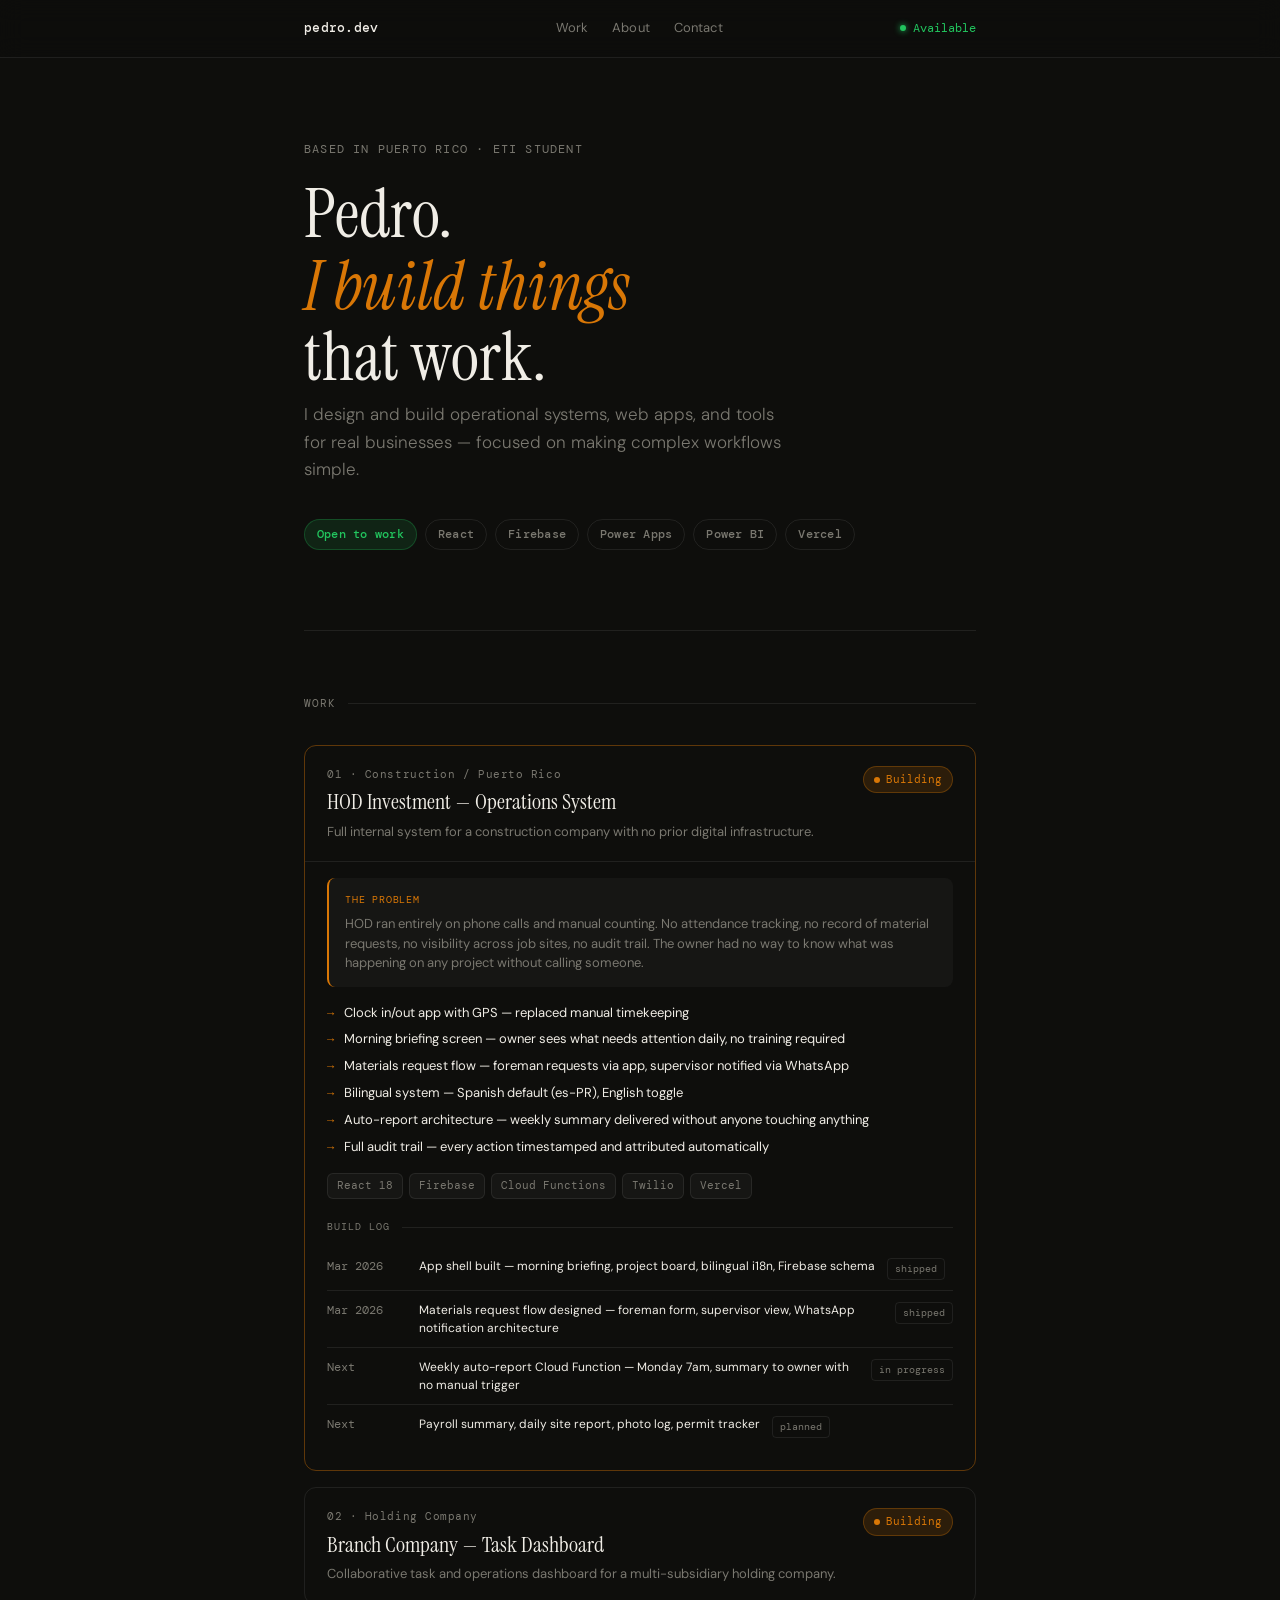
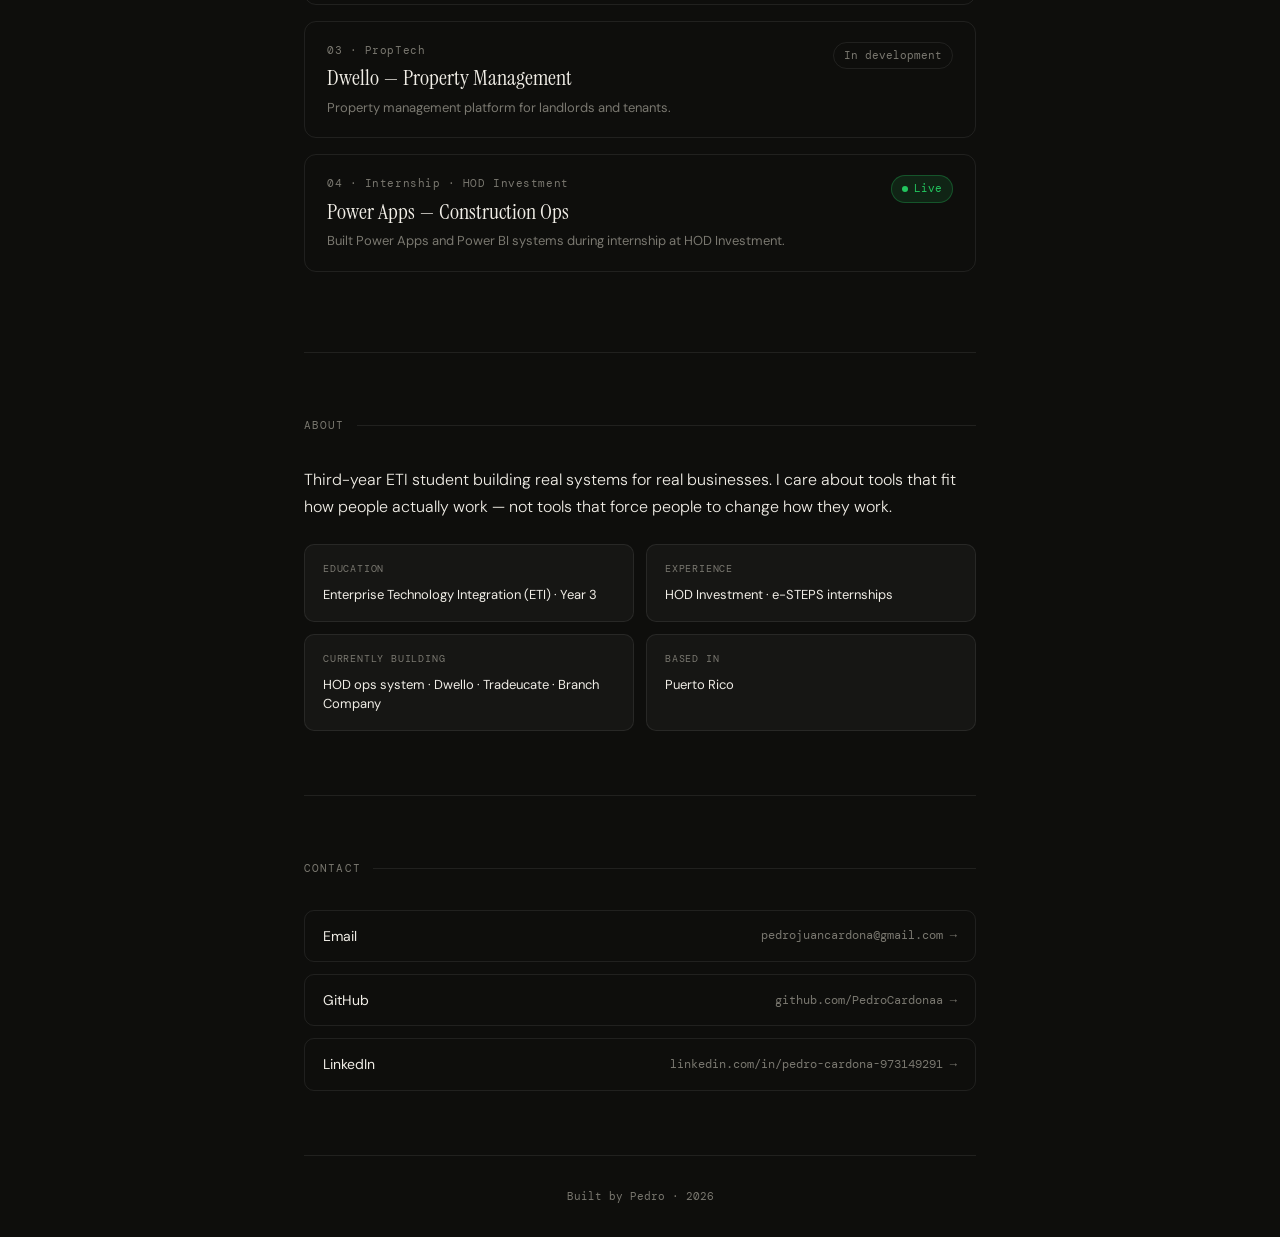
<file: portfolio.html>
<!DOCTYPE html>
<html lang="en">
<head>
<meta charset="UTF-8">
<meta name="viewport" content="width=device-width, initial-scale=1.0">
<title>Pedro — Builder</title>
<link rel="preconnect" href="https://fonts.googleapis.com">
<link href="https://fonts.googleapis.com/css2?family=Instrument+Serif:ital@0;1&family=DM+Mono:wght@400;500&family=DM+Sans:wght@300;400;500&display=swap" rel="stylesheet">
<style>
*, *::before, *::after { box-sizing: border-box; margin: 0; padding: 0; }

:root {
  --bg: #0E0E0C;
  --surface: #161614;
  --border: rgba(255,255,255,0.08);
  --border-hover: rgba(255,255,255,0.16);
  --text: #F0EDE6;
  --muted: #7A7870;
  --accent: #D97706;
  --accent-dim: rgba(217,119,6,0.15);
  --green: #22C55E;
  --green-dim: rgba(34,197,94,0.12);
  --serif: 'Instrument Serif', Georgia, serif;
  --mono: 'DM Mono', monospace;
  --sans: 'DM Sans', system-ui, sans-serif;
}

html { scroll-behavior: smooth; }

body {
  background: var(--bg);
  color: var(--text);
  font-family: var(--sans);
  font-size: 15px;
  line-height: 1.6;
  -webkit-font-smoothing: antialiased;
}

/* ── Layout ── */
.container { max-width: 720px; margin: 0 auto; padding: 0 24px; }

/* ── Nav ── */
nav {
  position: fixed; top: 0; left: 0; right: 0; z-index: 100;
  padding: 18px 0;
  background: rgba(14,14,12,0.85);
  backdrop-filter: blur(12px);
  border-bottom: 1px solid var(--border);
}
nav .inner {
  max-width: 720px; margin: 0 auto; padding: 0 24px;
  display: flex; align-items: center; justify-content: space-between;
}
.nav-logo {
  font-family: var(--mono); font-size: 13px; font-weight: 500;
  color: var(--text); text-decoration: none; letter-spacing: 0.02em;
}
.nav-links { display: flex; gap: 24px; }
.nav-links a {
  font-size: 13px; color: var(--muted); text-decoration: none;
  transition: color 0.15s; letter-spacing: 0.01em;
}
.nav-links a:hover { color: var(--text); }
.nav-status {
  display: flex; align-items: center; gap: 7px;
  font-size: 12px; color: var(--green);
  font-family: var(--mono);
}
.status-dot {
  width: 6px; height: 6px; border-radius: 50%;
  background: var(--green);
  box-shadow: 0 0 6px var(--green);
  animation: pulse 2s ease-in-out infinite;
}
@keyframes pulse { 0%,100%{opacity:1} 50%{opacity:0.4} }

/* ── Hero ── */
.hero {
  padding: 140px 0 80px;
  border-bottom: 1px solid var(--border);
}
.hero-eyebrow {
  font-family: var(--mono); font-size: 12px; color: var(--muted);
  letter-spacing: 0.1em; text-transform: uppercase; margin-bottom: 20px;
}
.hero-name {
  font-family: var(--serif); font-size: clamp(42px, 8vw, 68px);
  line-height: 1.05; color: var(--text); margin-bottom: 8px;
  font-weight: 400;
}
.hero-name em { color: var(--accent); font-style: italic; }
.hero-tagline {
  font-size: 17px; color: var(--muted); max-width: 480px;
  line-height: 1.6; margin-bottom: 36px; font-weight: 300;
}
.hero-tags { display: flex; flex-wrap: wrap; gap: 8px; }
.tag {
  padding: 5px 12px; border-radius: 20px; font-size: 12px;
  font-family: var(--mono); font-weight: 500; letter-spacing: 0.02em;
  border: 1px solid var(--border); color: var(--muted);
}
.tag-active {
  background: var(--green-dim); border-color: rgba(34,197,94,0.25);
  color: var(--green);
}

/* ── Section ── */
section { padding: 64px 0; border-bottom: 1px solid var(--border); }
.section-label {
  font-family: var(--mono); font-size: 11px; color: var(--muted);
  letter-spacing: 0.1em; text-transform: uppercase; margin-bottom: 32px;
  display: flex; align-items: center; gap: 12px;
}
.section-label::after {
  content: ''; flex: 1; height: 1px; background: var(--border);
}

/* ── Projects ── */
.project-card {
  border: 1px solid var(--border); border-radius: 12px;
  overflow: hidden; margin-bottom: 16px;
  transition: border-color 0.2s;
  cursor: pointer;
}
.project-card:hover { border-color: var(--border-hover); }
.project-card.active { border-color: rgba(217,119,6,0.4); }

.project-header {
  padding: 20px 22px;
  display: flex; align-items: flex-start; justify-content: space-between;
  gap: 16px;
}
.project-meta { flex: 1; }
.project-number {
  font-family: var(--mono); font-size: 11px; color: var(--muted);
  margin-bottom: 6px; letter-spacing: 0.05em;
}
.project-title {
  font-family: var(--serif); font-size: 22px; font-weight: 400;
  color: var(--text); margin-bottom: 6px; line-height: 1.2;
}
.project-desc { font-size: 13px; color: var(--muted); line-height: 1.5; }
.project-status {
  flex-shrink: 0; display: flex; align-items: center; gap: 6px;
  font-family: var(--mono); font-size: 11px; padding: 4px 10px;
  border-radius: 20px; border: 1px solid;
  white-space: nowrap;
}
.status-live {
  color: var(--green); border-color: rgba(34,197,94,0.3);
  background: var(--green-dim);
}
.status-building {
  color: var(--accent); border-color: rgba(217,119,6,0.3);
  background: var(--accent-dim);
}
.status-planned {
  color: var(--muted); border-color: var(--border);
}

.project-body {
  display: none; padding: 0 22px 22px;
  border-top: 1px solid var(--border);
}
.project-body.open { display: block; }

.project-problem {
  padding: 14px 16px; background: var(--surface); border-radius: 8px;
  margin: 16px 0; border-left: 2px solid var(--accent);
}
.problem-label {
  font-family: var(--mono); font-size: 10px; color: var(--accent);
  letter-spacing: 0.08em; text-transform: uppercase; margin-bottom: 6px;
}
.problem-text { font-size: 13px; color: var(--muted); line-height: 1.5; }

.built-list { display: flex; flex-direction: column; gap: 6px; margin: 12px 0; }
.built-item {
  display: flex; align-items: flex-start; gap: 10px;
  font-size: 13px; color: var(--text);
}
.built-item::before {
  content: '→'; color: var(--accent); font-family: var(--mono);
  font-size: 12px; margin-top: 1px; flex-shrink: 0;
}

.tech-row { display: flex; flex-wrap: wrap; gap: 6px; margin-top: 16px; }
.tech-chip {
  font-family: var(--mono); font-size: 11px; padding: 3px 9px;
  border-radius: 6px; border: 1px solid var(--border); color: var(--muted);
  background: var(--surface);
}

.log-entries { margin-top: 16px; }
.log-entry {
  display: flex; gap: 12px; padding: 10px 0;
  border-bottom: 1px solid var(--border); font-size: 12px;
}
.log-entry:last-child { border-bottom: none; }
.log-date { font-family: var(--mono); color: var(--muted); white-space: nowrap; min-width: 80px; }
.log-text { color: var(--text); line-height: 1.5; }
.log-tag {
  font-family: var(--mono); font-size: 10px; padding: 2px 7px;
  border-radius: 4px; border: 1px solid var(--border); color: var(--muted);
  white-space: nowrap; align-self: flex-start; margin-top: 1px;
}

/* ── About ── */
.about-grid { display: grid; grid-template-columns: 1fr 1fr; gap: 12px; }
.about-card {
  background: var(--surface); border: 1px solid var(--border);
  border-radius: 10px; padding: 16px 18px;
}
.about-card-label {
  font-family: var(--mono); font-size: 10px; color: var(--muted);
  letter-spacing: 0.08em; text-transform: uppercase; margin-bottom: 8px;
}
.about-card-value { font-size: 13px; color: var(--text); line-height: 1.5; }

/* ── Contact ── */
.contact-links { display: flex; flex-direction: column; gap: 12px; }
.contact-link {
  display: flex; align-items: center; justify-content: space-between;
  padding: 14px 18px; border: 1px solid var(--border); border-radius: 10px;
  text-decoration: none; color: var(--text);
  transition: border-color 0.15s, background 0.15s;
  font-size: 14px;
}
.contact-link:hover {
  border-color: var(--border-hover); background: var(--surface);
}
.contact-link-label { display: flex; align-items: center; gap: 10px; }
.contact-link-meta { font-size: 12px; color: var(--muted); font-family: var(--mono); }

/* ── Footer ── */
footer {
  padding: 32px 0; text-align: center;
  font-family: var(--mono); font-size: 11px; color: var(--muted);
}

@media (max-width: 600px) {
  .about-grid { grid-template-columns: 1fr; }
  .nav-links { display: none; }
  .hero-name { font-size: 38px; }
}
</style>
</head>
<body>

<nav>
  <div class="inner">
    <a class="nav-logo" href="#">pedro.dev</a>
    <div class="nav-links">
      <a href="#projects">Work</a>
      <a href="#about">About</a>
      <a href="#contact">Contact</a>
    </div>
    <div class="nav-status">
      <div class="status-dot"></div>
      Available
    </div>
  </div>
</nav>

<!-- Hero -->
<div class="container">
  <div class="hero">
    <div class="hero-eyebrow">Based in Puerto Rico · ETI student</div>
    <h1 class="hero-name">Pedro.<br><em>I build things</em><br>that work.</h1>
    <p class="hero-tagline">I design and build operational systems, web apps, and tools for real businesses — focused on making complex workflows simple.</p>
    <div class="hero-tags">
      <span class="tag tag-active">Open to work</span>
      <span class="tag">React</span>
      <span class="tag">Firebase</span>
      <span class="tag">Power Apps</span>
      <span class="tag">Power BI</span>
      <span class="tag">Vercel</span>
    </div>
  </div>
</div>

<!-- Projects -->
<div class="container">
  <section id="projects">
    <div class="section-label">Work</div>

    <!-- HOD -->
    <div class="project-card active" onclick="toggle('hod')">
      <div class="project-header">
        <div class="project-meta">
          <div class="project-number">01 · Construction / Puerto Rico</div>
          <div class="project-title">HOD Investment — Operations System</div>
          <div class="project-desc">Full internal system for a construction company with no prior digital infrastructure.</div>
        </div>
        <div class="project-status status-building">
          <span style="width:6px;height:6px;border-radius:50%;background:var(--accent);display:inline-block"></span>
          Building
        </div>
      </div>
      <div class="project-body open" id="body-hod">
        <div class="project-problem">
          <div class="problem-label">The problem</div>
          <div class="problem-text">HOD ran entirely on phone calls and manual counting. No attendance tracking, no record of material requests, no visibility across job sites, no audit trail. The owner had no way to know what was happening on any project without calling someone.</div>
        </div>
        <div class="built-list">
          <div class="built-item">Clock in/out app with GPS — replaced manual timekeeping</div>
          <div class="built-item">Morning briefing screen — owner sees what needs attention daily, no training required</div>
          <div class="built-item">Materials request flow — foreman requests via app, supervisor notified via WhatsApp</div>
          <div class="built-item">Bilingual system — Spanish default (es-PR), English toggle</div>
          <div class="built-item">Auto-report architecture — weekly summary delivered without anyone touching anything</div>
          <div class="built-item">Full audit trail — every action timestamped and attributed automatically</div>
        </div>
        <div class="tech-row">
          <span class="tech-chip">React 18</span>
          <span class="tech-chip">Firebase</span>
          <span class="tech-chip">Cloud Functions</span>
          <span class="tech-chip">Twilio</span>
          <span class="tech-chip">Vercel</span>
        </div>
        <div class="log-entries">
          <div class="section-label" style="margin:20px 0 12px;font-size:10px">Build log</div>
          <div class="log-entry">
            <div class="log-date">Mar 2026</div>
            <div class="log-text">App shell built — morning briefing, project board, bilingual i18n, Firebase schema</div>
            <div class="log-tag">shipped</div>
          </div>
          <div class="log-entry">
            <div class="log-date">Mar 2026</div>
            <div class="log-text">Materials request flow designed — foreman form, supervisor view, WhatsApp notification architecture</div>
            <div class="log-tag">shipped</div>
          </div>
          <div class="log-entry">
            <div class="log-date">Next</div>
            <div class="log-text">Weekly auto-report Cloud Function — Monday 7am, summary to owner with no manual trigger</div>
            <div class="log-tag">in progress</div>
          </div>
          <div class="log-entry">
            <div class="log-date">Next</div>
            <div class="log-text">Payroll summary, daily site report, photo log, permit tracker</div>
            <div class="log-tag">planned</div>
          </div>
        </div>
      </div>
    </div>

    <!-- Branch Company -->
    <div class="project-card" onclick="toggle('branch')">
      <div class="project-header">
        <div class="project-meta">
          <div class="project-number">02 · Holding Company</div>
          <div class="project-title">Branch Company — Task Dashboard</div>
          <div class="project-desc">Collaborative task and operations dashboard for a multi-subsidiary holding company.</div>
        </div>
        <div class="project-status status-building">
          <span style="width:6px;height:6px;border-radius:50%;background:var(--accent);display:inline-block"></span>
          Building
        </div>
      </div>
      <div class="project-body" id="body-branch">
        <div class="project-problem">
          <div class="problem-label">The problem</div>
          <div class="problem-text">A new holding company with subsidiaries in construction, entertainment, and management needed a shared workspace to coordinate tasks across entities without relying on scattered messages and emails.</div>
        </div>
        <div class="built-list">
          <div class="built-item">Real-time task board shared between founders</div>
          <div class="built-item">Cross-subsidiary task routing and visibility</div>
          <div class="built-item">Firebase realtime sync — changes appear instantly for both users</div>
        </div>
        <div class="tech-row">
          <span class="tech-chip">React</span>
          <span class="tech-chip">Firebase</span>
          <span class="tech-chip">GitHub</span>
          <span class="tech-chip">Vercel</span>
        </div>
      </div>
    </div>

    <!-- Dwello -->
    <div class="project-card" onclick="toggle('dwello')">
      <div class="project-header">
        <div class="project-meta">
          <div class="project-number">03 · PropTech</div>
          <div class="project-title">Dwello — Property Management</div>
          <div class="project-desc">Property management platform for landlords and tenants.</div>
        </div>
        <div class="project-status status-planned">
          In development
        </div>
      </div>
      <div class="project-body" id="body-dwello">
        <div class="project-problem">
          <div class="problem-label">The problem</div>
          <div class="problem-text">Mid-size landlords manage tenant communication, maintenance requests, lease tracking, and payment status across disconnected tools. Dwello consolidates this into one platform.</div>
        </div>
        <div class="built-list">
          <div class="built-item">Tenant communication portal</div>
          <div class="built-item">Maintenance request tracking</div>
          <div class="built-item">Lease and payment status dashboard</div>
        </div>
        <div class="tech-row">
          <span class="tech-chip">React</span>
          <span class="tech-chip">Firebase</span>
        </div>
      </div>
    </div>

    <!-- HOD Internship -->
    <div class="project-card" onclick="toggle('internship')">
      <div class="project-header">
        <div class="project-meta">
          <div class="project-number">04 · Internship · HOD Investment</div>
          <div class="project-title">Power Apps — Construction Ops</div>
          <div class="project-desc">Built Power Apps and Power BI systems during internship at HOD Investment.</div>
        </div>
        <div class="project-status status-live">
          <span style="width:6px;height:6px;border-radius:50%;background:var(--green);display:inline-block"></span>
          Live
        </div>
      </div>
      <div class="project-body" id="body-internship">
        <div class="project-problem">
          <div class="problem-label">The context</div>
          <div class="problem-text">During internship at HOD Investment, built internal tools to manage construction operations — giving the team their first experience with digital systems for tracking and reporting.</div>
        </div>
        <div class="built-list">
          <div class="built-item">Power Apps for field operations management</div>
          <div class="built-item">Power BI dashboards for reporting and visibility</div>
          <div class="built-item">Systems still in use — foundation for current HOD rebuild</div>
        </div>
        <div class="tech-row">
          <span class="tech-chip">Power Apps</span>
          <span class="tech-chip">Power BI</span>
          <span class="tech-chip">Microsoft 365</span>
        </div>
      </div>
    </div>

  </section>

  <!-- About -->
  <section id="about">
    <div class="section-label">About</div>
    <p style="font-size:16px;color:var(--text);line-height:1.7;margin-bottom:24px;font-weight:300">
      Third-year ETI student building real systems for real businesses. I care about tools that fit how people actually work — not tools that force people to change how they work.
    </p>
    <div class="about-grid">
      <div class="about-card">
        <div class="about-card-label">Education</div>
        <div class="about-card-value">Enterprise Technology Integration (ETI) · Year 3</div>
      </div>
      <div class="about-card">
        <div class="about-card-label">Experience</div>
        <div class="about-card-value">HOD Investment · e-STEPS internships</div>
      </div>
      <div class="about-card">
        <div class="about-card-label">Currently building</div>
        <div class="about-card-value">HOD ops system · Dwello · Tradeucate · Branch Company</div>
      </div>
      <div class="about-card">
        <div class="about-card-label">Based in</div>
        <div class="about-card-value">Puerto Rico</div>
      </div>
    </div>
  </section>

  <!-- Contact -->
  <section id="contact">
    <div class="section-label">Contact</div>
    <div class="contact-links">
      <a class="contact-link" href="mailto:pedrojuancardona@gmail.com">
        <div class="contact-link-label">Email</div>
        <div class="contact-link-meta">pedrojuancardona@gmail.com →</div>
      </a>
      <a class="contact-link" href="https://github.com/PedroCardonaa" target="_blank">
        <div class="contact-link-label">GitHub</div>
        <div class="contact-link-meta">github.com/PedroCardonaa →</div>
      </a>
      <a class="contact-link" href="https://www.linkedin.com/in/pedro-cardona-973149291" target="_blank">
        <div class="contact-link-label">LinkedIn</div>
        <div class="contact-link-meta">linkedin.com/in/pedro-cardona-973149291 →</div>
      </a>
    </div>
  </section>
</div>

<footer>
  <div class="container">
    Built by Pedro · <span id="year"></span>
  </div>
</footer>

<script>
document.getElementById('year').textContent = new Date().getFullYear();

function toggle(id) {
  const body = document.getElementById('body-' + id);
  const card = body.closest('.project-card');
  const isOpen = body.classList.contains('open');
  body.classList.toggle('open', !isOpen);
  card.classList.toggle('active', !isOpen);
}
</script>
</body>
</html>
</file>
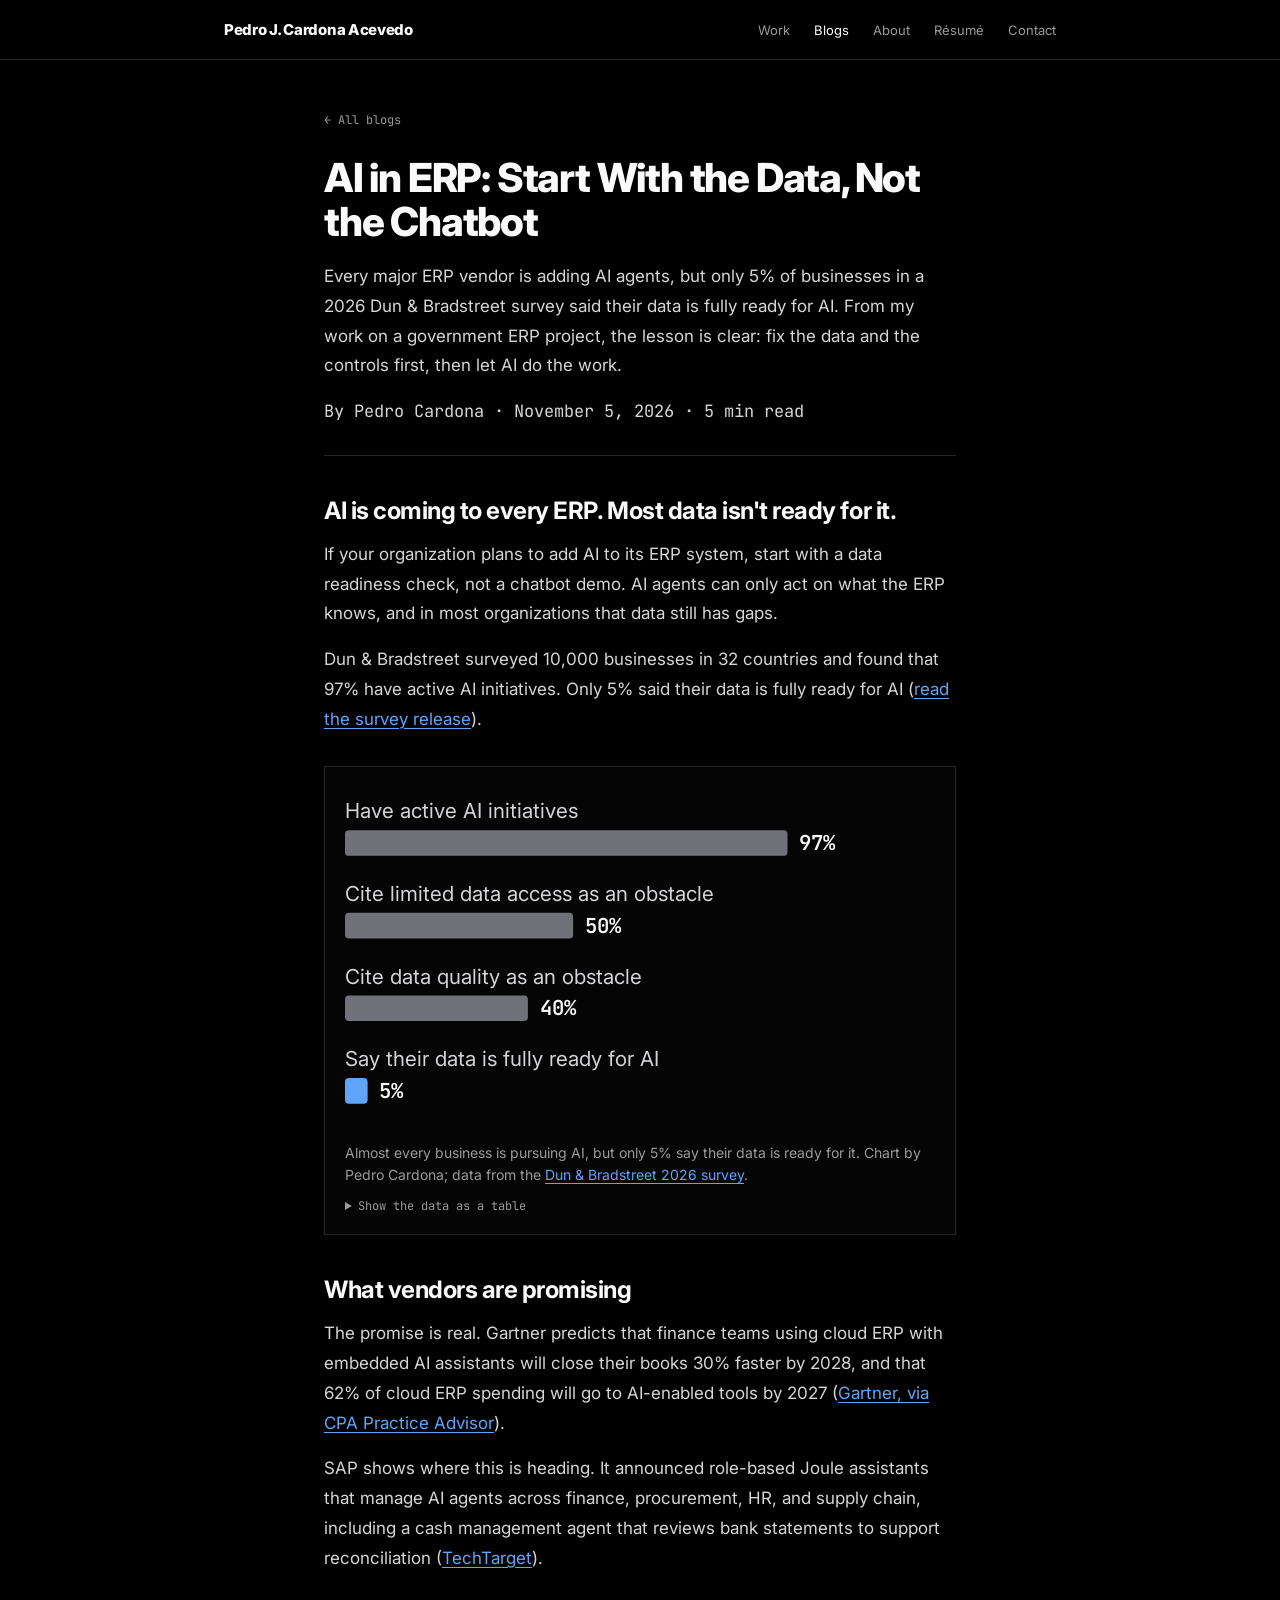
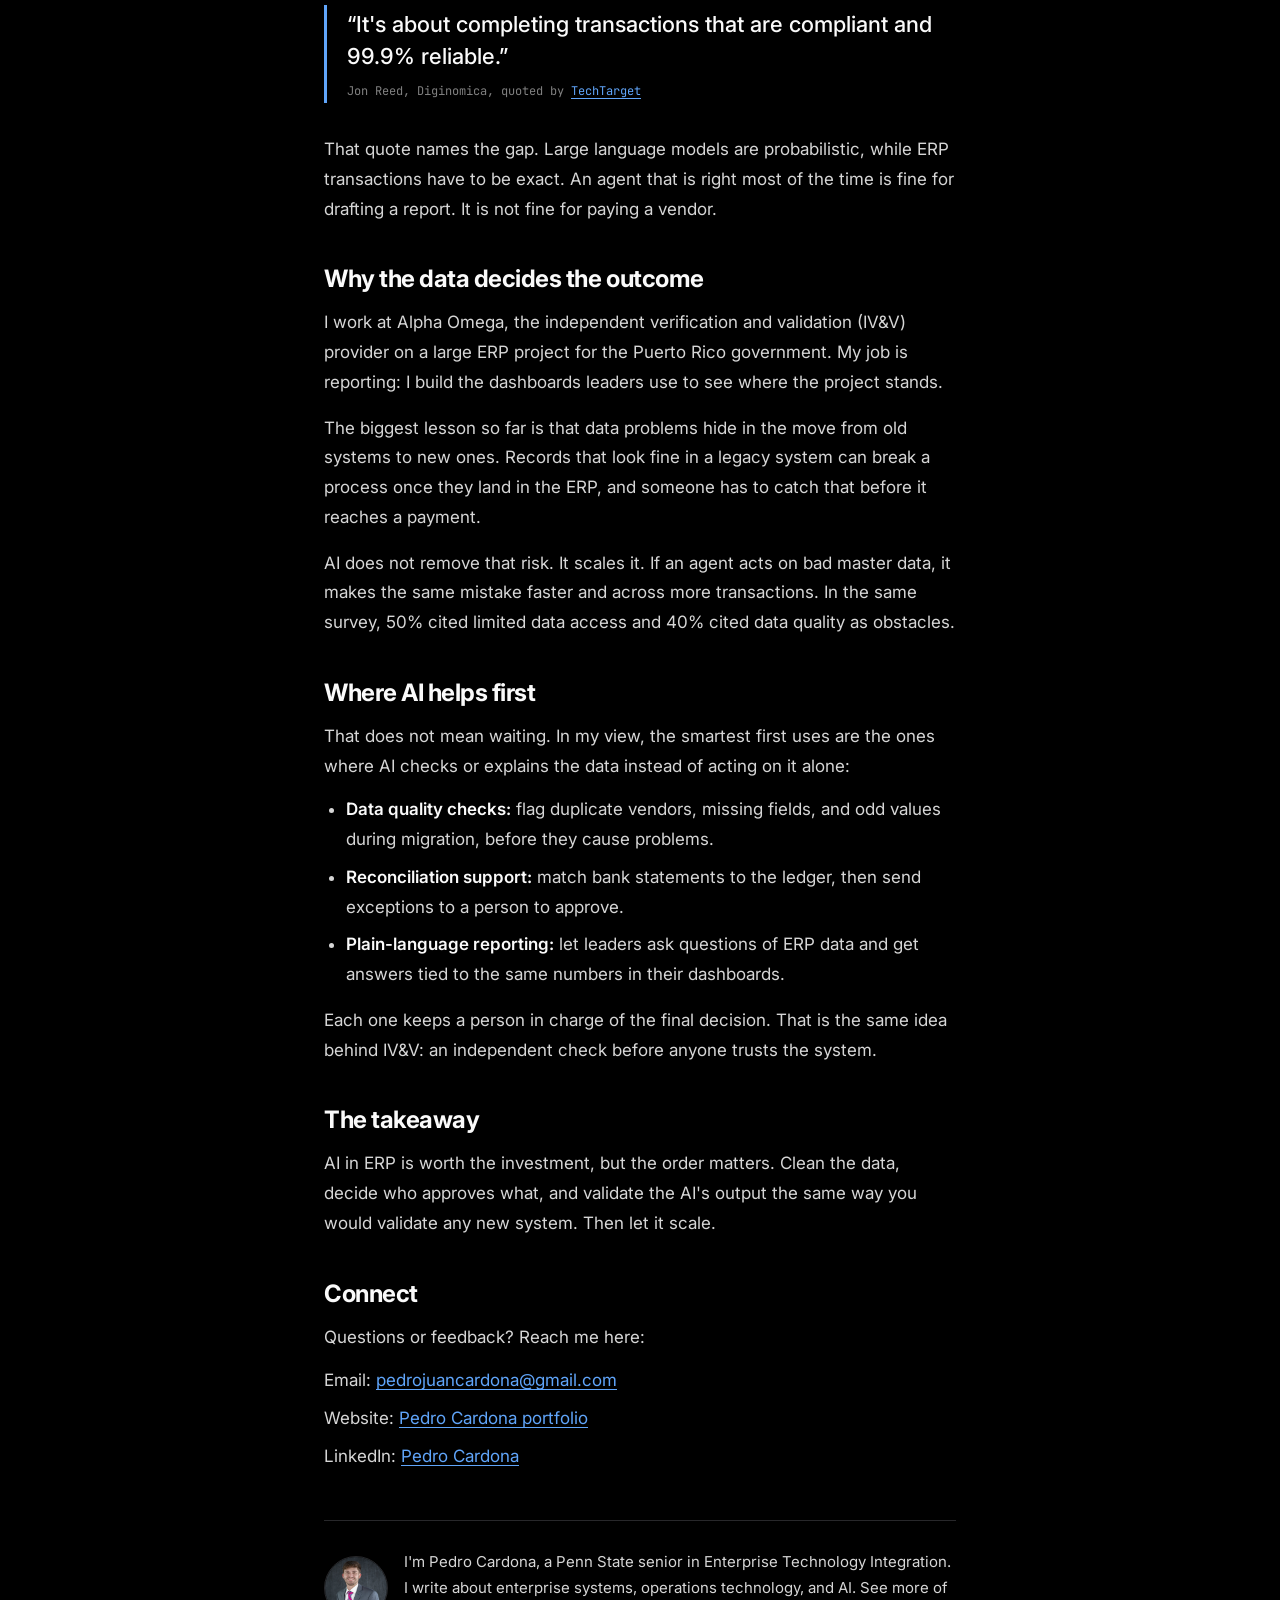
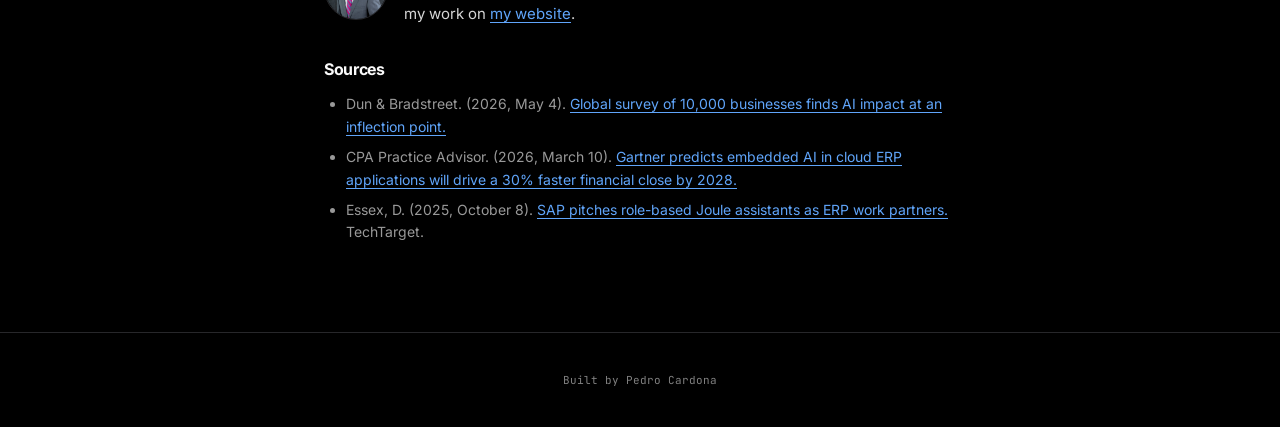
<file: blog/ai-in-erp.html>
<!DOCTYPE html>
<html lang="en">
<head>
<meta charset="UTF-8">
<meta name="viewport" content="width=device-width, initial-scale=1.0">
<title>AI in ERP: Start With the Data, Not the Chatbot | Pedro J. Cardona Acevedo</title>
<meta name="description" content="Every major ERP vendor is adding AI agents, but only 5% of businesses say their data is fully ready for AI. Fix the data and controls first.">
<link rel="icon" href="data:image/svg+xml,%3Csvg xmlns='http://www.w3.org/2000/svg' viewBox='0 0 64 64'%3E%3Crect width='64' height='64' rx='12' fill='%23000'/%3E%3Crect x='3' y='3' width='58' height='58' rx='9' fill='none' stroke='%2352525b' stroke-width='2'/%3E%3Ctext x='32' y='42' text-anchor='middle' font-family='Arial,Helvetica,sans-serif' font-size='26' font-weight='800' fill='%23fafafa'%3EPC%3C/text%3E%3C/svg%3E">
<link rel="preconnect" href="https://fonts.googleapis.com">
<link href="https://fonts.googleapis.com/css2?family=Inter:wght@300;400;500;700;800;900&family=JetBrains+Mono:wght@400;500&display=swap" rel="stylesheet">
<link rel="stylesheet" href="post.css">
</head>
<body>
<a class="skip-link" href="#main">Skip to content</a>
<nav>
  <div class="inner">
    <a class="nav-logo" href="../index.html">Pedro J. Cardona Acevedo</a>
    <div class="nav-links">
      <a href="../index.html#projects">Work</a>
      <a href="../index.html#blogs" aria-current="page">Blogs</a>
      <a href="../index.html#about">About</a>
      <a href="../index.html#resume">Résumé</a>
      <a href="../index.html#contact">Contact</a>
    </div>
  </div>
</nav>
<main id="main" tabindex="-1">
  <article class="post">
    <a class="back" href="../index.html#blogs">← All blogs</a>
    <header>
      <h1>AI in ERP: Start With the Data, Not the Chatbot</h1>
      <p class="summary">Every major ERP vendor is adding AI agents, but only 5% of businesses in a 2026 Dun &amp; Bradstreet survey said their data is fully ready for AI. From my work on a government ERP project, the lesson is clear: fix the data and the controls first, then let AI do the work.</p>
      <p class="byline">By Pedro Cardona · <time>November 5, 2026</time> · 5 min read</p>
    </header>
    <h2>AI is coming to every ERP. Most data isn't ready for it.</h2>
    <p>If your organization plans to add AI to its ERP system, start with a data readiness check, not a chatbot demo. AI agents can only act on what the ERP knows, and in most organizations that data still has gaps.</p>
    <p>Dun &amp; Bradstreet surveyed 10,000 businesses in 32 countries and found that 97% have active AI initiatives. Only 5% said their data is fully ready for AI (<a href="https://www.dnb.com/en-us/newsroom/press-releases/dnb-survey-finds-ai-impact-inflection-point.html">read the survey release</a>).</p>
    <figure>
      <svg class="chart" viewBox="0 0 600 344" role="img" aria-labelledby="c1-t" xmlns="http://www.w3.org/2000/svg"><title id="c1-t">Share of 10,000 businesses surveyed by Dun &amp; Bradstreet, 2026</title><g><title>Have active AI initiatives: 97%</title><text x="0" y="32" class="c-label">Have active AI initiatives</text><rect x="0" y="44" width="450" height="26" rx="4" fill="#71717a"/><text x="462" y="64" class="c-value">97%</text></g><g><title>Cite limited data access as an obstacle: 50%</title><text x="0" y="116" class="c-label">Cite limited data access as an obstacle</text><rect x="0" y="128" width="232" height="26" rx="4" fill="#71717a"/><text x="244" y="148" class="c-value">50%</text></g><g><title>Cite data quality as an obstacle: 40%</title><text x="0" y="200" class="c-label">Cite data quality as an obstacle</text><rect x="0" y="212" width="186" height="26" rx="4" fill="#71717a"/><text x="198" y="232" class="c-value">40%</text></g><g><title>Say their data is fully ready for AI: 5%</title><text x="0" y="284" class="c-label">Say their data is fully ready for AI</text><rect x="0" y="296" width="23" height="26" rx="4" fill="#60a5fa"/><text x="35" y="316" class="c-value">5%</text></g></svg>
      <figcaption>Almost every business is pursuing AI, but only 5% say their data is ready for it. Chart by Pedro Cardona; data from the <a href="https://www.dnb.com/en-us/newsroom/press-releases/dnb-survey-finds-ai-impact-inflection-point.html">Dun &amp; Bradstreet 2026 survey</a>.</figcaption>
      <details class="data-table"><summary>Show the data as a table</summary><table><caption>Dun &amp; Bradstreet 2026 survey of 10,000 businesses</caption><thead><tr><th scope="col">Finding</th><th scope="col">Share of businesses</th></tr></thead><tbody><tr><th scope="row">Have active AI initiatives</th><td>97%</td></tr><tr><th scope="row">Cite limited data access as an obstacle</th><td>50%</td></tr><tr><th scope="row">Cite data quality as an obstacle</th><td>40%</td></tr><tr><th scope="row">Say their data is fully ready for AI</th><td>5%</td></tr></tbody></table></details>
    </figure>
    <h2>What vendors are promising</h2>
    <p>The promise is real. Gartner predicts that finance teams using cloud ERP with embedded AI assistants will close their books 30% faster by 2028, and that 62% of cloud ERP spending will go to AI-enabled tools by 2027 (<a href="https://www.cpapracticeadvisor.com/2026/03/10/gartner-predicts-embedded-ai-in-cloud-erp-applications-will-drive-a-30-faster-financial-close-by-2028/179540/">Gartner, via CPA Practice Advisor</a>).</p>
    <p>SAP shows where this is heading. It announced role-based Joule assistants that manage AI agents across finance, procurement, HR, and supply chain, including a cash management agent that reviews bank statements to support reconciliation (<a href="https://www.techtarget.com/searchsap/news/366632263/SAP-pitches-role-based-Joule-assistants-as-ERP-work-partners">TechTarget</a>).</p>
    <blockquote>
      <p>“It's about completing transactions that are compliant and 99.9% reliable.”</p>
      <cite>Jon Reed, Diginomica, quoted by <a href="https://www.techtarget.com/searchsap/news/366632263/SAP-pitches-role-based-Joule-assistants-as-ERP-work-partners">TechTarget</a></cite>
    </blockquote>
    <p>That quote names the gap. Large language models are probabilistic, while ERP transactions have to be exact. An agent that is right most of the time is fine for drafting a report. It is not fine for paying a vendor.</p>
    <h2>Why the data decides the outcome</h2>
    <p>I work at Alpha Omega, the independent verification and validation (IV&amp;V) provider on a large ERP project for the Puerto Rico government. My job is reporting: I build the dashboards leaders use to see where the project stands.</p>
    <p>The biggest lesson so far is that data problems hide in the move from old systems to new ones. Records that look fine in a legacy system can break a process once they land in the ERP, and someone has to catch that before it reaches a payment.</p>
    <p>AI does not remove that risk. It scales it. If an agent acts on bad master data, it makes the same mistake faster and across more transactions. In the same survey, 50% cited limited data access and 40% cited data quality as obstacles.</p>
    <h2>Where AI helps first</h2>
    <p>That does not mean waiting. In my view, the smartest first uses are the ones where AI checks or explains the data instead of acting on it alone:</p>
    <ul>
      <li><strong>Data quality checks:</strong> flag duplicate vendors, missing fields, and odd values during migration, before they cause problems.</li>
      <li><strong>Reconciliation support:</strong> match bank statements to the ledger, then send exceptions to a person to approve.</li>
      <li><strong>Plain-language reporting:</strong> let leaders ask questions of ERP data and get answers tied to the same numbers in their dashboards.</li>
    </ul>
    <p>Each one keeps a person in charge of the final decision. That is the same idea behind IV&amp;V: an independent check before anyone trusts the system.</p>
    <h2>The takeaway</h2>
    <p>AI in ERP is worth the investment, but the order matters. Clean the data, decide who approves what, and validate the AI's output the same way you would validate any new system. Then let it scale.</p>
    <h2>Connect</h2>
    <p>Questions or feedback? Reach me here:</p>
    <ul class="connect">
      <li>Email: <a href="mailto:pedrojuancardona@gmail.com">pedrojuancardona@gmail.com</a></li>
      <li>Website: <a href="../index.html">Pedro Cardona portfolio</a></li>
      <li>LinkedIn: <a href="https://www.linkedin.com/in/pedro-cardona-973149291">Pedro Cardona</a></li>
    </ul>
    <footer class="post-end">
      <aside class="author">
        <img src="../headshot.jpg" alt="Portrait of Pedro Cardona in a gray suit and pink striped tie" width="800" height="800">
        <p>I'm Pedro Cardona, a Penn State senior in Enterprise Technology Integration. I write about enterprise systems, operations technology, and AI. See more of my work on <a href="../index.html">my website</a>.</p>
      </aside>
      <h2 class="sources-h">Sources</h2>
      <ul class="sources"><li>Dun &amp; Bradstreet. (2026, May 4). <a href="https://www.dnb.com/en-us/newsroom/press-releases/dnb-survey-finds-ai-impact-inflection-point.html">Global survey of 10,000 businesses finds AI impact at an inflection point.</a></li><li>CPA Practice Advisor. (2026, March 10). <a href="https://www.cpapracticeadvisor.com/2026/03/10/gartner-predicts-embedded-ai-in-cloud-erp-applications-will-drive-a-30-faster-financial-close-by-2028/179540/">Gartner predicts embedded AI in cloud ERP applications will drive a 30% faster financial close by 2028.</a></li><li>Essex, D. (2025, October 8). <a href="https://www.techtarget.com/searchsap/news/366632263/SAP-pitches-role-based-Joule-assistants-as-ERP-work-partners">SAP pitches role-based Joule assistants as ERP work partners.</a> TechTarget.</li></ul>
    </footer>
  </article>
</main>
<footer class="site-footer">Built by Pedro Cardona</footer>
</body>
</html>
</file>
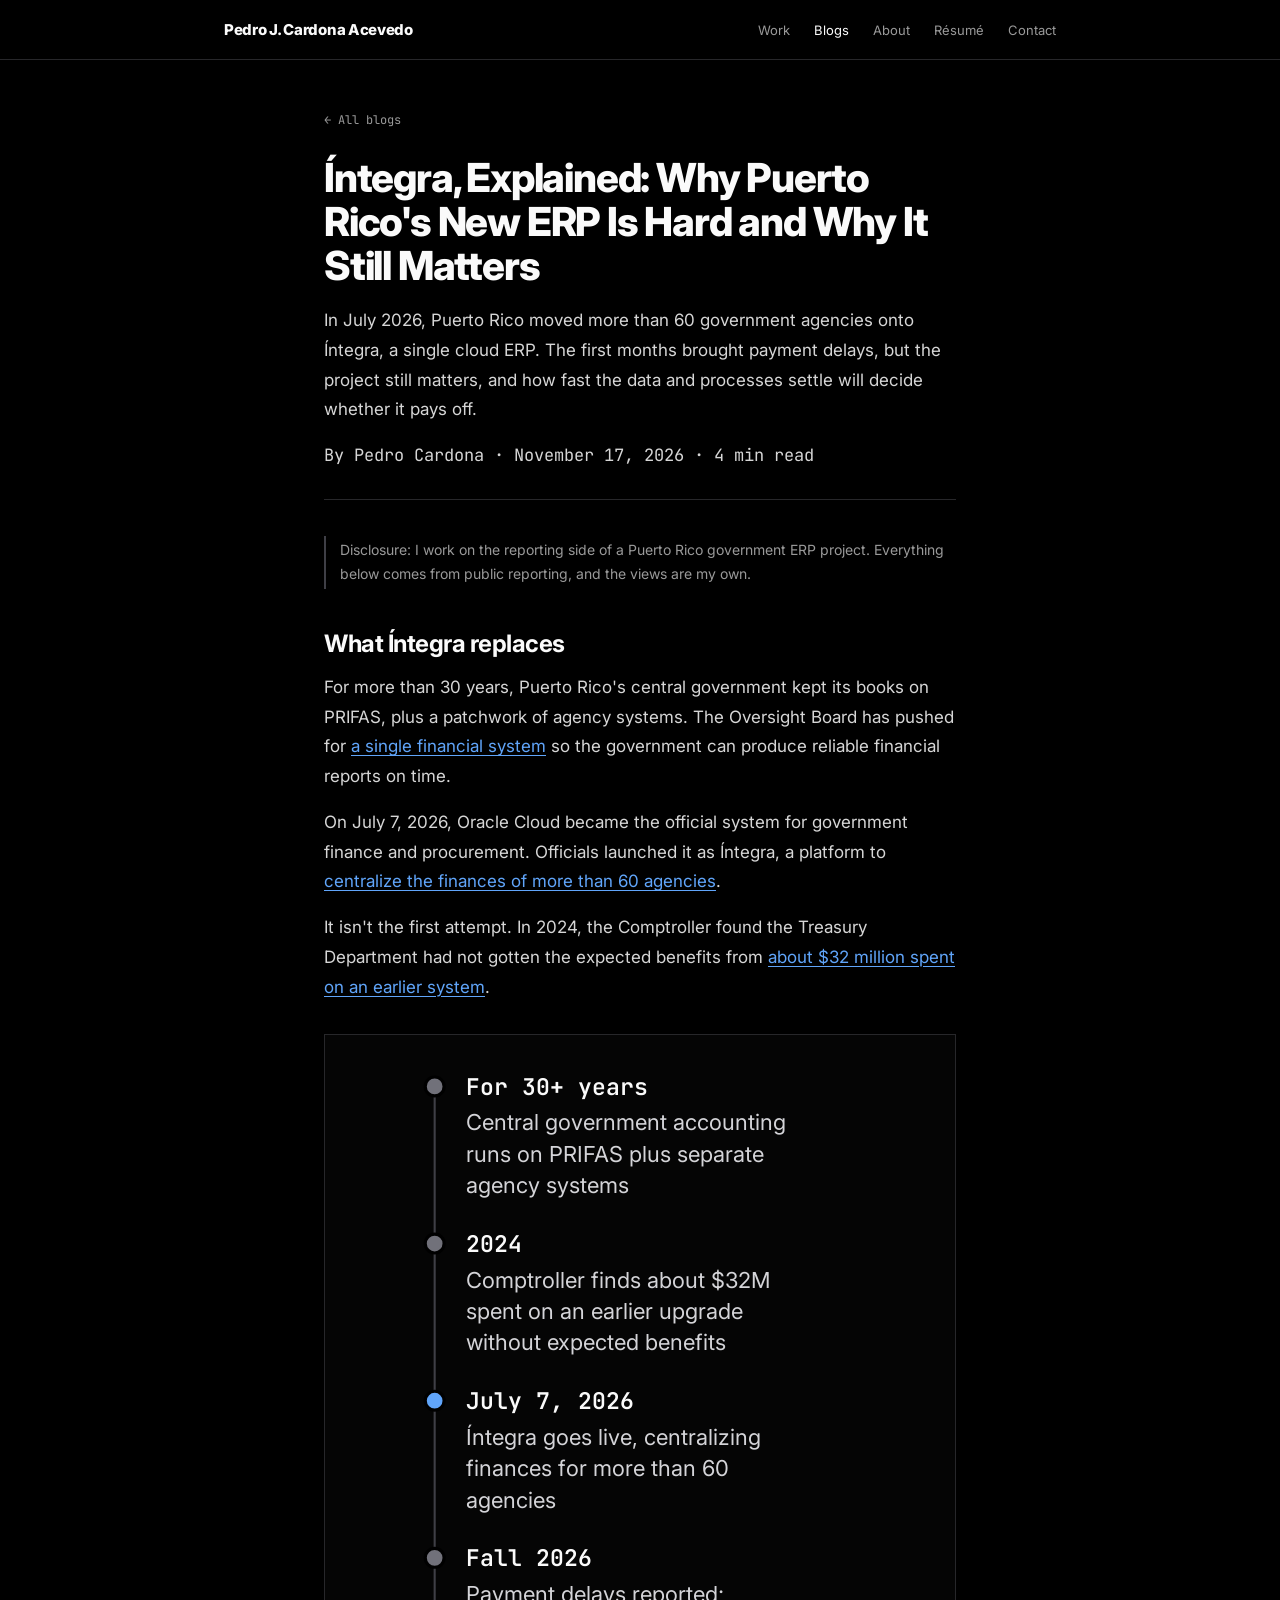
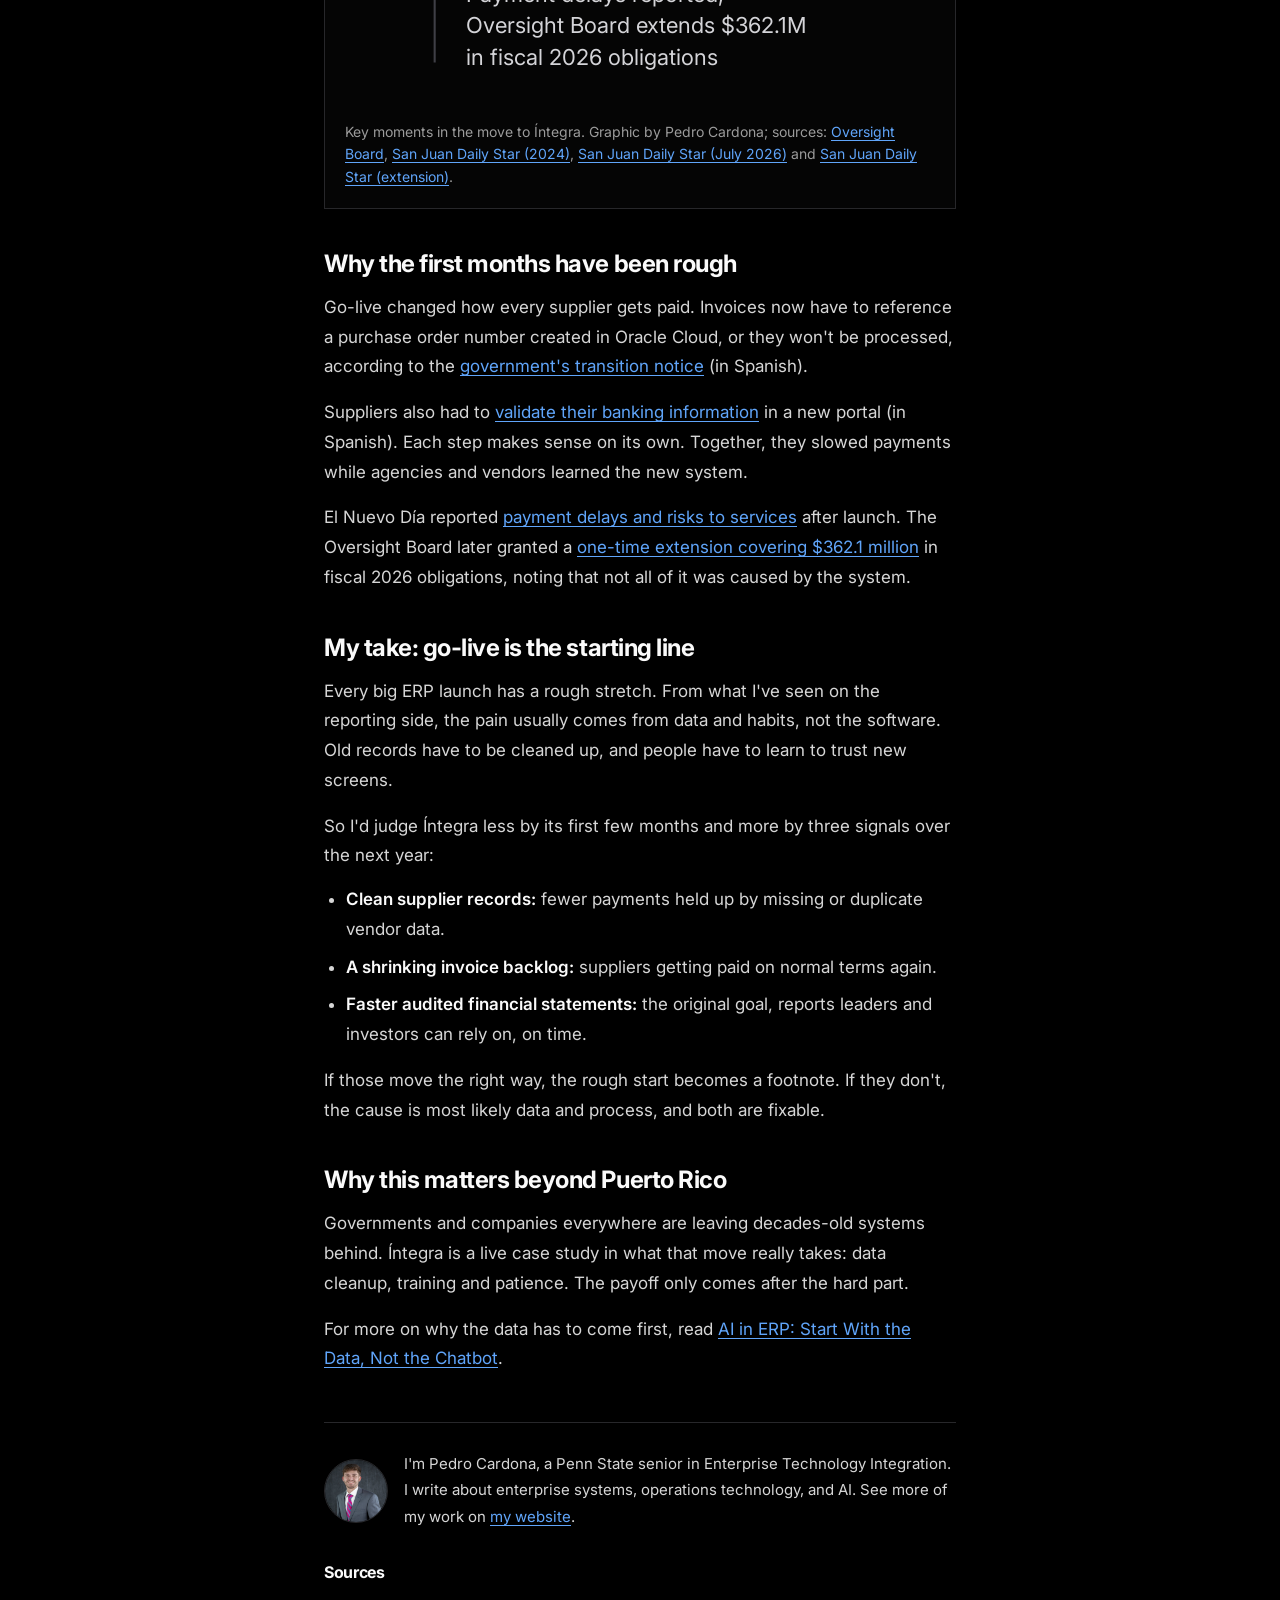
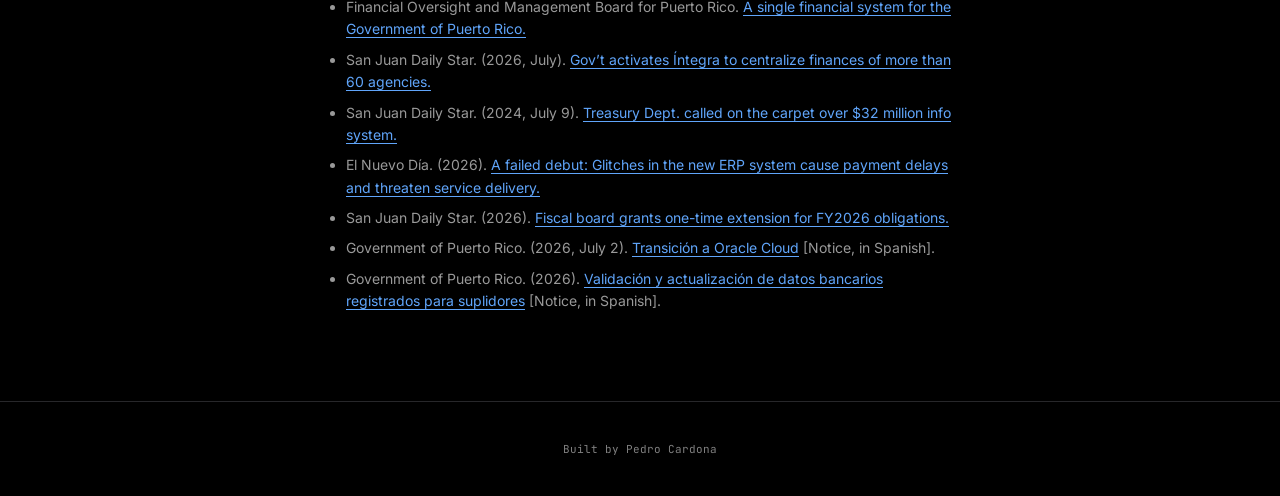
<file: blog/integra-explained.html>
<!DOCTYPE html>
<html lang="en">
<head>
<meta charset="UTF-8">
<meta name="viewport" content="width=device-width, initial-scale=1.0">
<title>Íntegra, Explained: Why Puerto Rico&#x27;s New ERP Is Hard and Why It Still Matters | Pedro J. Cardona Acevedo</title>
<meta name="description" content="Puerto Rico moved 60+ agencies onto Íntegra, a single cloud ERP, in July 2026. Why the rollout has been rough and what signals to watch next.">
<link rel="icon" href="data:image/svg+xml,%3Csvg xmlns='http://www.w3.org/2000/svg' viewBox='0 0 64 64'%3E%3Crect width='64' height='64' rx='12' fill='%23000'/%3E%3Crect x='3' y='3' width='58' height='58' rx='9' fill='none' stroke='%2352525b' stroke-width='2'/%3E%3Ctext x='32' y='42' text-anchor='middle' font-family='Arial,Helvetica,sans-serif' font-size='26' font-weight='800' fill='%23fafafa'%3EPC%3C/text%3E%3C/svg%3E">
<link rel="preconnect" href="https://fonts.googleapis.com">
<link href="https://fonts.googleapis.com/css2?family=Inter:wght@300;400;500;700;800;900&family=JetBrains+Mono:wght@400;500&display=swap" rel="stylesheet">
<link rel="stylesheet" href="post.css">
</head>
<body>
<a class="skip-link" href="#main">Skip to content</a>
<nav>
  <div class="inner">
    <a class="nav-logo" href="../index.html">Pedro J. Cardona Acevedo</a>
    <div class="nav-links">
      <a href="../index.html#projects">Work</a>
      <a href="../index.html#blogs" aria-current="page">Blogs</a>
      <a href="../index.html#about">About</a>
      <a href="../index.html#resume">Résumé</a>
      <a href="../index.html#contact">Contact</a>
    </div>
  </div>
</nav>
<main id="main" tabindex="-1">
  <article class="post">
    <a class="back" href="../index.html#blogs">← All blogs</a>
    <header>
      <h1>Íntegra, Explained: Why Puerto Rico&#x27;s New ERP Is Hard and Why It Still Matters</h1>
      <p class="summary">In July 2026, Puerto Rico moved more than 60 government agencies onto Íntegra, a single cloud ERP. The first months brought payment delays, but the project still matters, and how fast the data and processes settle will decide whether it pays off.</p>
      <p class="byline">By Pedro Cardona · <time>November 17, 2026</time> · 4 min read</p>
    </header>
    <p class="note">Disclosure: I work on the reporting side of a Puerto Rico government ERP project. Everything below comes from public reporting, and the views are my own.</p>
    <h2>What Íntegra replaces</h2>
    <p>For more than 30 years, Puerto Rico's central government kept its books on PRIFAS, plus a patchwork of agency systems. The Oversight Board has pushed for <a href="https://oversightboard.pr.gov/a-single-financial-system-for-the-government-of-puerto-rico-modernizing-how-puerto-rico-manages-financial-information/">a single financial system</a> so the government can produce reliable financial reports on time.</p>
    <p>On July 7, 2026, Oracle Cloud became the official system for government finance and procurement. Officials launched it as Íntegra, a platform to <a href="https://www.sanjuandailystar.com/post/gov-t-activates-%C3%ADntegra-to-centralize-finances-of-more-than-60-agencies">centralize the finances of more than 60 agencies</a>.</p>
    <p>It isn't the first attempt. In 2024, the Comptroller found the Treasury Department had not gotten the expected benefits from <a href="https://www.sanjuandailystar.com/post/treasury-dept-called-on-the-carpet-over-32-million-info-system">about $32 million spent on an earlier system</a>.</p>
    <figure>
      <svg class="chart tl" viewBox="0 0 420 620" role="img" aria-labelledby="c3-t" xmlns="http://www.w3.org/2000/svg"><title id="c3-t">Timeline of Puerto Rico&#x27;s move to the Íntegra ERP</title><line x1="14" y1="30" x2="14" y2="580" stroke="#3f3f46" stroke-width="2"/><g><title>For 30+ years: Central government accounting runs on PRIFAS plus separate agency systems</title><circle cx="14" cy="30" r="9" fill="#71717a" stroke="#000" stroke-width="3"/><text x="44" y="38" class="c-when">For 30+ years</text><text x="44" y="72" class="c-label">Central government accounting</text><text x="44" y="102" class="c-label">runs on PRIFAS plus separate</text><text x="44" y="132" class="c-label">agency systems</text></g><g><title>2024: Comptroller finds about $32M spent on an earlier upgrade without expected benefits</title><circle cx="14" cy="180" r="9" fill="#71717a" stroke="#000" stroke-width="3"/><text x="44" y="188" class="c-when">2024</text><text x="44" y="222" class="c-label">Comptroller finds about $32M</text><text x="44" y="252" class="c-label">spent on an earlier upgrade</text><text x="44" y="282" class="c-label">without expected benefits</text></g><g><title>July 7, 2026: Íntegra goes live, centralizing finances for more than 60 agencies</title><circle cx="14" cy="330" r="9" fill="#60a5fa" stroke="#000" stroke-width="3"/><text x="44" y="338" class="c-when">July 7, 2026</text><text x="44" y="372" class="c-label">Íntegra goes live, centralizing</text><text x="44" y="402" class="c-label">finances for more than 60</text><text x="44" y="432" class="c-label">agencies</text></g><g><title>Fall 2026: Payment delays reported; Oversight Board extends $362.1M in fiscal 2026 obligations</title><circle cx="14" cy="480" r="9" fill="#71717a" stroke="#000" stroke-width="3"/><text x="44" y="488" class="c-when">Fall 2026</text><text x="44" y="522" class="c-label">Payment delays reported;</text><text x="44" y="552" class="c-label">Oversight Board extends $362.1M</text><text x="44" y="582" class="c-label">in fiscal 2026 obligations</text></g></svg>
      <figcaption>Key moments in the move to Íntegra. Graphic by Pedro Cardona; sources: <a href="https://oversightboard.pr.gov/a-single-financial-system-for-the-government-of-puerto-rico-modernizing-how-puerto-rico-manages-financial-information/">Oversight Board</a>, <a href="https://www.sanjuandailystar.com/post/treasury-dept-called-on-the-carpet-over-32-million-info-system">San Juan Daily Star (2024)</a>, <a href="https://www.sanjuandailystar.com/post/gov-t-activates-%C3%ADntegra-to-centralize-finances-of-more-than-60-agencies">San Juan Daily Star (July 2026)</a> and <a href="https://www.sanjuandailystar.com/post/fiscal-board-grants-one-time-extension-for-fy2026-obligations">San Juan Daily Star (extension)</a>.</figcaption>
    </figure>
    <h2>Why the first months have been rough</h2>
    <p>Go-live changed how every supplier gets paid. Invoices now have to reference a purchase order number created in Oracle Cloud, or they won't be processed, according to the <a href="https://docs.pr.gov/files/prits/prgov/ERP/Cartas/Carta_TRANSICIO%CC%81N_A_ORACLE_CLOUD.pdf">government's transition notice</a> (in Spanish).</p>
    <p>Suppliers also had to <a href="https://docs.pr.gov/files/prits/prgov/ERP/Cartas/Carta_VALIDACIO%CC%81N_Y_ACTUALIZACIO%CC%81N_DE_DATOS_BANCARIOS_REGISTRADOS_PARA_SUPLIDORES.pdf">validate their banking information</a> in a new portal (in Spanish). Each step makes sense on its own. Together, they slowed payments while agencies and vendors learned the new system.</p>
    <p>El Nuevo Día reported <a href="https://www.elnuevodia.com/english/news/story/a-failed-debut-glitches-in-the-new-erp-system-cause-payment-delays-and-threaten-service-delivery/">payment delays and risks to services</a> after launch. The Oversight Board later granted a <a href="https://www.sanjuandailystar.com/post/fiscal-board-grants-one-time-extension-for-fy2026-obligations">one-time extension covering $362.1 million</a> in fiscal 2026 obligations, noting that not all of it was caused by the system.</p>
    <h2>My take: go-live is the starting line</h2>
    <p>Every big ERP launch has a rough stretch. From what I've seen on the reporting side, the pain usually comes from data and habits, not the software. Old records have to be cleaned up, and people have to learn to trust new screens.</p>
    <p>So I'd judge Íntegra less by its first few months and more by three signals over the next year:</p>
    <ul>
      <li><strong>Clean supplier records:</strong> fewer payments held up by missing or duplicate vendor data.</li>
      <li><strong>A shrinking invoice backlog:</strong> suppliers getting paid on normal terms again.</li>
      <li><strong>Faster audited financial statements:</strong> the original goal, reports leaders and investors can rely on, on time.</li>
    </ul>
    <p>If those move the right way, the rough start becomes a footnote. If they don't, the cause is most likely data and process, and both are fixable.</p>
    <h2>Why this matters beyond Puerto Rico</h2>
    <p>Governments and companies everywhere are leaving decades-old systems behind. Íntegra is a live case study in what that move really takes: data cleanup, training and patience. The payoff only comes after the hard part.</p>
    <p>For more on why the data has to come first, read <a href="ai-in-erp.html">AI in ERP: Start With the Data, Not the Chatbot</a>.</p>
    <footer class="post-end">
      <aside class="author">
        <img src="../headshot.jpg" alt="Portrait of Pedro Cardona in a gray suit and pink striped tie" width="800" height="800">
        <p>I'm Pedro Cardona, a Penn State senior in Enterprise Technology Integration. I write about enterprise systems, operations technology, and AI. See more of my work on <a href="../index.html">my website</a>.</p>
      </aside>
      <h2 class="sources-h">Sources</h2>
      <ul class="sources"><li>Financial Oversight and Management Board for Puerto Rico. <a href="https://oversightboard.pr.gov/a-single-financial-system-for-the-government-of-puerto-rico-modernizing-how-puerto-rico-manages-financial-information/">A single financial system for the Government of Puerto Rico.</a></li><li>San Juan Daily Star. (2026, July). <a href="https://www.sanjuandailystar.com/post/gov-t-activates-%C3%ADntegra-to-centralize-finances-of-more-than-60-agencies">Gov’t activates Íntegra to centralize finances of more than 60 agencies.</a></li><li>San Juan Daily Star. (2024, July 9). <a href="https://www.sanjuandailystar.com/post/treasury-dept-called-on-the-carpet-over-32-million-info-system">Treasury Dept. called on the carpet over $32 million info system.</a></li><li>El Nuevo Día. (2026). <a href="https://www.elnuevodia.com/english/news/story/a-failed-debut-glitches-in-the-new-erp-system-cause-payment-delays-and-threaten-service-delivery/">A failed debut: Glitches in the new ERP system cause payment delays and threaten service delivery.</a></li><li>San Juan Daily Star. (2026). <a href="https://www.sanjuandailystar.com/post/fiscal-board-grants-one-time-extension-for-fy2026-obligations">Fiscal board grants one-time extension for FY2026 obligations.</a></li><li>Government of Puerto Rico. (2026, July 2). <a href="https://docs.pr.gov/files/prits/prgov/ERP/Cartas/Carta_TRANSICIO%CC%81N_A_ORACLE_CLOUD.pdf">Transición a Oracle Cloud</a> [Notice, in Spanish].</li><li>Government of Puerto Rico. (2026). <a href="https://docs.pr.gov/files/prits/prgov/ERP/Cartas/Carta_VALIDACIO%CC%81N_Y_ACTUALIZACIO%CC%81N_DE_DATOS_BANCARIOS_REGISTRADOS_PARA_SUPLIDORES.pdf">Validación y actualización de datos bancarios registrados para suplidores</a> [Notice, in Spanish].</li></ul>
    </footer>
  </article>
</main>
<footer class="site-footer">Built by Pedro Cardona</footer>
</body>
</html>
</file>
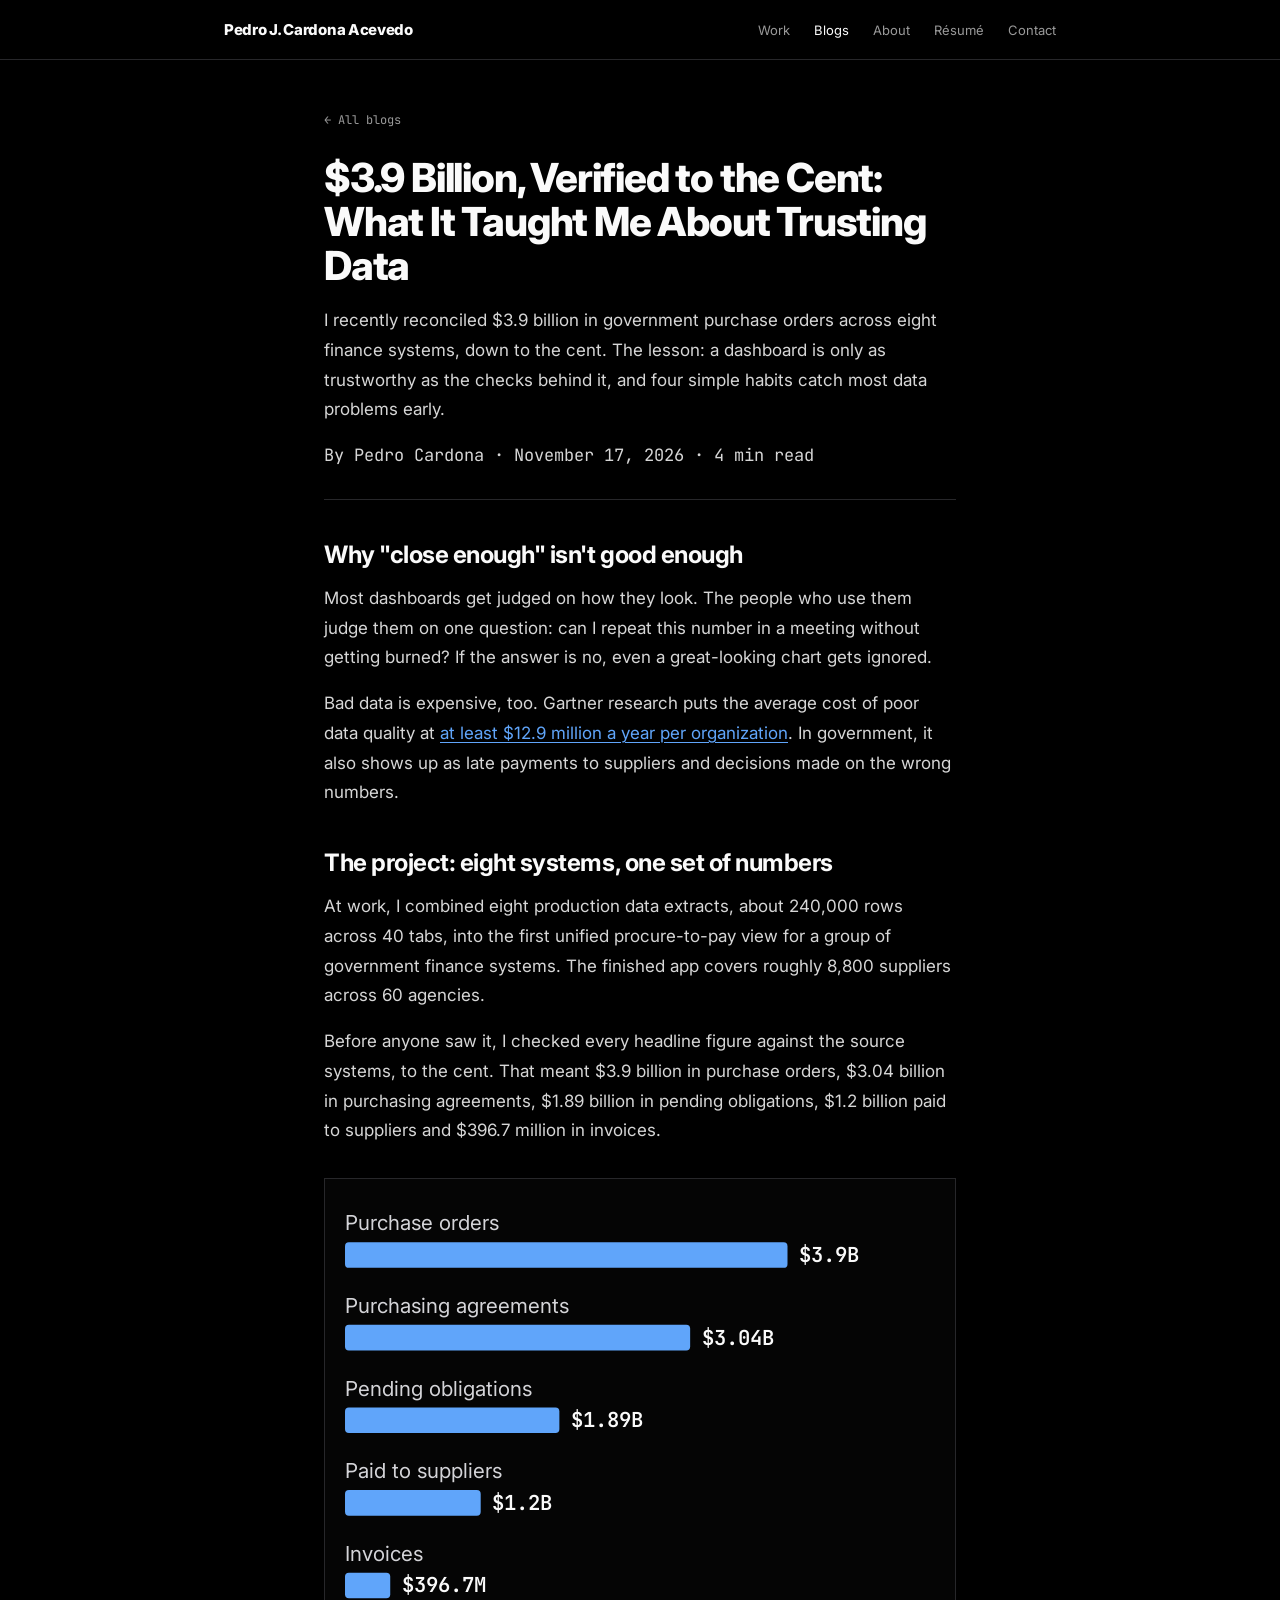
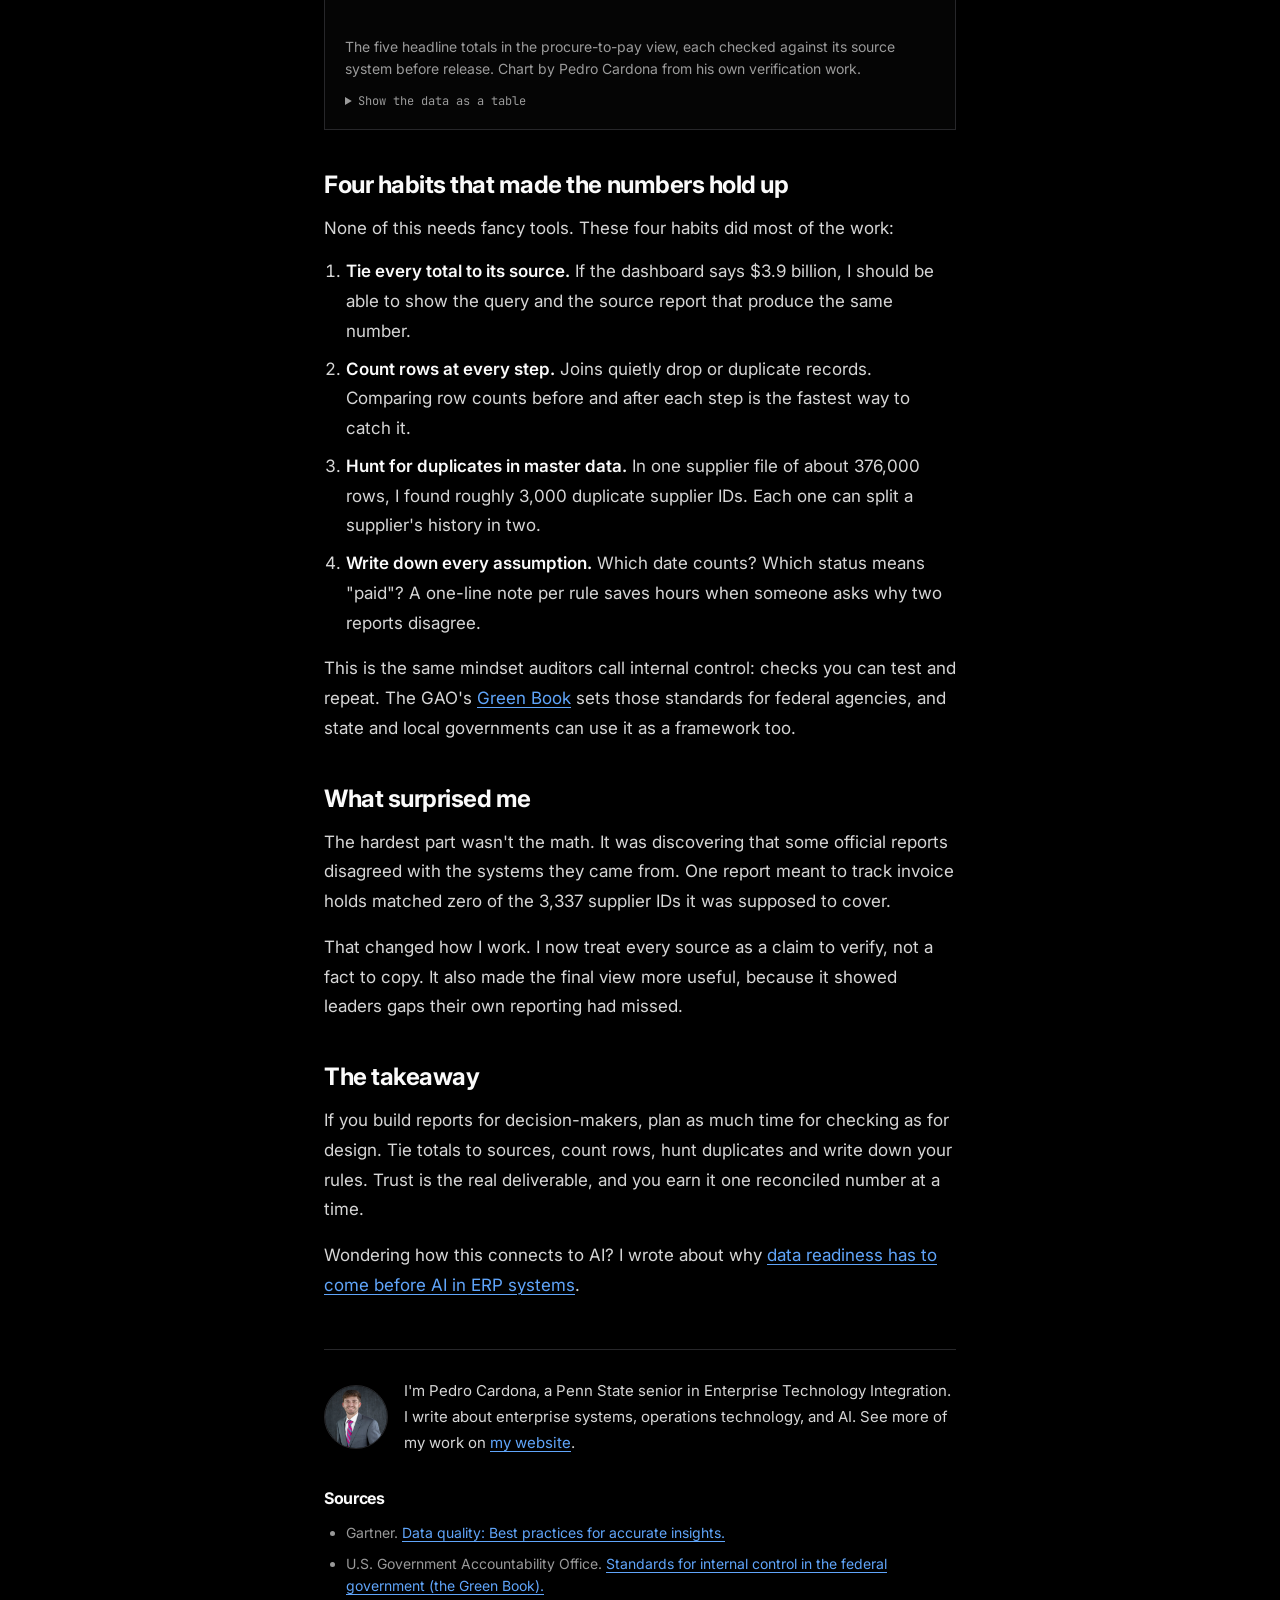
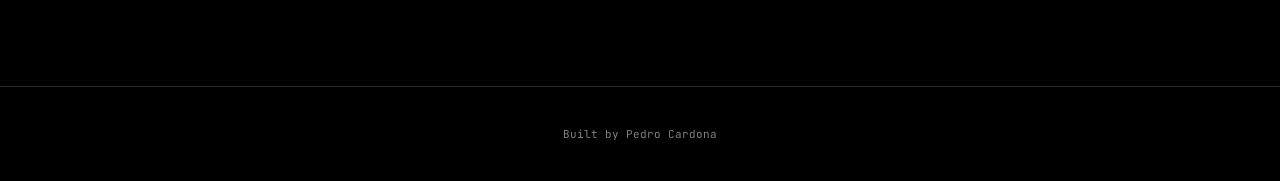
<file: blog/verified-to-the-cent.html>
<!DOCTYPE html>
<html lang="en">
<head>
<meta charset="UTF-8">
<meta name="viewport" content="width=device-width, initial-scale=1.0">
<title>$3.9 Billion, Verified to the Cent: What It Taught Me About Trusting Data | Pedro J. Cardona Acevedo</title>
<meta name="description" content="What reconciling $3.9 billion in government purchase orders to the cent taught me about building data people can trust.">
<link rel="icon" href="data:image/svg+xml,%3Csvg xmlns='http://www.w3.org/2000/svg' viewBox='0 0 64 64'%3E%3Crect width='64' height='64' rx='12' fill='%23000'/%3E%3Crect x='3' y='3' width='58' height='58' rx='9' fill='none' stroke='%2352525b' stroke-width='2'/%3E%3Ctext x='32' y='42' text-anchor='middle' font-family='Arial,Helvetica,sans-serif' font-size='26' font-weight='800' fill='%23fafafa'%3EPC%3C/text%3E%3C/svg%3E">
<link rel="preconnect" href="https://fonts.googleapis.com">
<link href="https://fonts.googleapis.com/css2?family=Inter:wght@300;400;500;700;800;900&family=JetBrains+Mono:wght@400;500&display=swap" rel="stylesheet">
<link rel="stylesheet" href="post.css">
</head>
<body>
<a class="skip-link" href="#main">Skip to content</a>
<nav>
  <div class="inner">
    <a class="nav-logo" href="../index.html">Pedro J. Cardona Acevedo</a>
    <div class="nav-links">
      <a href="../index.html#projects">Work</a>
      <a href="../index.html#blogs" aria-current="page">Blogs</a>
      <a href="../index.html#about">About</a>
      <a href="../index.html#resume">Résumé</a>
      <a href="../index.html#contact">Contact</a>
    </div>
  </div>
</nav>
<main id="main" tabindex="-1">
  <article class="post">
    <a class="back" href="../index.html#blogs">← All blogs</a>
    <header>
      <h1>$3.9 Billion, Verified to the Cent: What It Taught Me About Trusting Data</h1>
      <p class="summary">I recently reconciled $3.9 billion in government purchase orders across eight finance systems, down to the cent. The lesson: a dashboard is only as trustworthy as the checks behind it, and four simple habits catch most data problems early.</p>
      <p class="byline">By Pedro Cardona · <time>November 17, 2026</time> · 4 min read</p>
    </header>
    <h2>Why "close enough" isn't good enough</h2>
    <p>Most dashboards get judged on how they look. The people who use them judge them on one question: can I repeat this number in a meeting without getting burned? If the answer is no, even a great-looking chart gets ignored.</p>
    <p>Bad data is expensive, too. Gartner research puts the average cost of poor data quality at <a href="https://www.gartner.com/en/data-analytics/topics/data-quality">at least $12.9 million a year per organization</a>. In government, it also shows up as late payments to suppliers and decisions made on the wrong numbers.</p>
    <h2>The project: eight systems, one set of numbers</h2>
    <p>At work, I combined eight production data extracts, about 240,000 rows across 40 tabs, into the first unified procure-to-pay view for a group of government finance systems. The finished app covers roughly 8,800 suppliers across 60 agencies.</p>
    <p>Before anyone saw it, I checked every headline figure against the source systems, to the cent. That meant $3.9 billion in purchase orders, $3.04 billion in purchasing agreements, $1.89 billion in pending obligations, $1.2 billion paid to suppliers and $396.7 million in invoices.</p>
    <figure>
      <svg class="chart" viewBox="0 0 600 428" role="img" aria-labelledby="c2-t" xmlns="http://www.w3.org/2000/svg"><title id="c2-t">Procure-to-pay totals verified to the cent, in billions of dollars</title><g><title>Purchase orders: $3.9B</title><text x="0" y="32" class="c-label">Purchase orders</text><rect x="0" y="44" width="450" height="26" rx="4" fill="#60a5fa"/><text x="462" y="64" class="c-value">$3.9B</text></g><g><title>Purchasing agreements: $3.04B</title><text x="0" y="116" class="c-label">Purchasing agreements</text><rect x="0" y="128" width="351" height="26" rx="4" fill="#60a5fa"/><text x="363" y="148" class="c-value">$3.04B</text></g><g><title>Pending obligations: $1.89B</title><text x="0" y="200" class="c-label">Pending obligations</text><rect x="0" y="212" width="218" height="26" rx="4" fill="#60a5fa"/><text x="230" y="232" class="c-value">$1.89B</text></g><g><title>Paid to suppliers: $1.2B</title><text x="0" y="284" class="c-label">Paid to suppliers</text><rect x="0" y="296" width="138" height="26" rx="4" fill="#60a5fa"/><text x="150" y="316" class="c-value">$1.2B</text></g><g><title>Invoices: $396.7M</title><text x="0" y="368" class="c-label">Invoices</text><rect x="0" y="380" width="46" height="26" rx="4" fill="#60a5fa"/><text x="58" y="400" class="c-value">$396.7M</text></g></svg>
      <figcaption>The five headline totals in the procure-to-pay view, each checked against its source system before release. Chart by Pedro Cardona from his own verification work.</figcaption>
      <details class="data-table"><summary>Show the data as a table</summary><table><caption>Procure-to-pay totals verified against source systems</caption><thead><tr><th scope="col">Measure</th><th scope="col">Verified total</th></tr></thead><tbody><tr><th scope="row">Purchase orders</th><td>$3.9 billion</td></tr><tr><th scope="row">Purchasing agreements</th><td>$3.04 billion</td></tr><tr><th scope="row">Pending obligations</th><td>$1.89 billion</td></tr><tr><th scope="row">Paid to suppliers</th><td>$1.2 billion</td></tr><tr><th scope="row">Invoices</th><td>$396.7 million</td></tr></tbody></table></details>
    </figure>
    <h2>Four habits that made the numbers hold up</h2>
    <p>None of this needs fancy tools. These four habits did most of the work:</p>
    <ol>
      <li><strong>Tie every total to its source.</strong> If the dashboard says $3.9 billion, I should be able to show the query and the source report that produce the same number.</li>
      <li><strong>Count rows at every step.</strong> Joins quietly drop or duplicate records. Comparing row counts before and after each step is the fastest way to catch it.</li>
      <li><strong>Hunt for duplicates in master data.</strong> In one supplier file of about 376,000 rows, I found roughly 3,000 duplicate supplier IDs. Each one can split a supplier's history in two.</li>
      <li><strong>Write down every assumption.</strong> Which date counts? Which status means "paid"? A one-line note per rule saves hours when someone asks why two reports disagree.</li>
    </ol>
    <p>This is the same mindset auditors call internal control: checks you can test and repeat. The GAO's <a href="https://www.gao.gov/greenbook">Green Book</a> sets those standards for federal agencies, and state and local governments can use it as a framework too.</p>
    <h2>What surprised me</h2>
    <p>The hardest part wasn't the math. It was discovering that some official reports disagreed with the systems they came from. One report meant to track invoice holds matched zero of the 3,337 supplier IDs it was supposed to cover.</p>
    <p>That changed how I work. I now treat every source as a claim to verify, not a fact to copy. It also made the final view more useful, because it showed leaders gaps their own reporting had missed.</p>
    <h2>The takeaway</h2>
    <p>If you build reports for decision-makers, plan as much time for checking as for design. Tie totals to sources, count rows, hunt duplicates and write down your rules. Trust is the real deliverable, and you earn it one reconciled number at a time.</p>
    <p>Wondering how this connects to AI? I wrote about why <a href="ai-in-erp.html">data readiness has to come before AI in ERP systems</a>.</p>
    <footer class="post-end">
      <aside class="author">
        <img src="../headshot.jpg" alt="Portrait of Pedro Cardona in a gray suit and pink striped tie" width="800" height="800">
        <p>I'm Pedro Cardona, a Penn State senior in Enterprise Technology Integration. I write about enterprise systems, operations technology, and AI. See more of my work on <a href="../index.html">my website</a>.</p>
      </aside>
      <h2 class="sources-h">Sources</h2>
      <ul class="sources"><li>Gartner. <a href="https://www.gartner.com/en/data-analytics/topics/data-quality">Data quality: Best practices for accurate insights.</a></li><li>U.S. Government Accountability Office. <a href="https://www.gao.gov/greenbook">Standards for internal control in the federal government (the Green Book).</a></li></ul>
    </footer>
  </article>
</main>
<footer class="site-footer">Built by Pedro Cardona</footer>
</body>
</html>
</file>
<file: blog/post.css>
*, *::before, *::after { box-sizing: border-box; margin: 0; padding: 0; }

:root {
  --bg: #000;
  --frame: #27272a;
  --frame-hover: #3f3f46;
  --text: #fafafa;
  --body: rgba(255,255,255,0.84);
  --muted: rgba(255,255,255,0.6);
  --dim: rgba(255,255,255,0.5);
  --link: #60a5fa;
  --sans: 'Inter', system-ui, sans-serif;
  --mono: 'JetBrains Mono', ui-monospace, monospace;
}

body { background: var(--bg); color: var(--text); font-family: var(--sans); -webkit-font-smoothing: antialiased; }

.skip-link {
  position: absolute; left: 16px; top: -60px; z-index: 100;
  background: var(--text); color: var(--bg); padding: 10px 16px;
  font-size: 13px; font-weight: 600; text-decoration: none;
}
.skip-link:focus { top: 12px; }
main:focus { outline: none; }
a:focus-visible { outline: 2px solid var(--text); outline-offset: 2px; }

nav {
  position: sticky; top: 0; z-index: 10;
  background: rgba(0,0,0,0.85); backdrop-filter: blur(8px);
  border-bottom: 1px solid var(--frame); height: 60px; display: flex; align-items: center;
}
nav .inner {
  width: 100%; max-width: 880px; margin: 0 auto; padding: 0 24px;
  display: flex; align-items: center; justify-content: space-between; gap: 16px;
}
.nav-logo { font-size: 15px; font-weight: 800; color: var(--text); text-decoration: none; letter-spacing: -0.02em; white-space: nowrap; }
.nav-links { display: flex; gap: 24px; }
.nav-links a { font-size: 13px; color: var(--muted); text-decoration: none; }
.nav-links a:hover, .nav-links a[aria-current] { color: var(--text); }

.post { max-width: 680px; margin: 0 auto; padding: 48px 24px 72px; }
.back { font-family: var(--mono); font-size: 12px; color: var(--muted); text-decoration: none; }
.back:hover { color: var(--text); }

.post header { margin: 28px 0 36px; padding-bottom: 28px; border-bottom: 1px solid var(--frame); }
.post h1 { font-size: 40px; line-height: 1.1; font-weight: 800; letter-spacing: -0.03em; margin-bottom: 18px; }
.summary { font-size: 18px; line-height: 1.6; color: var(--text); font-weight: 400; }
.byline { margin-top: 18px; font-family: var(--mono); font-size: 12px; color: var(--dim); }

.post h2 { font-size: 24px; line-height: 1.25; font-weight: 700; letter-spacing: -0.02em; margin: 40px 0 14px; }
.post p, .post li { font-size: 17px; line-height: 1.75; color: var(--body); font-weight: 400; }
.post p + p { margin-top: 16px; }
.post ul, .post ol { margin: 14px 0 16px 22px; }
.post li + li { margin-top: 8px; }
.post strong { color: var(--text); font-weight: 600; }
.post a { color: var(--link); text-decoration: underline; text-underline-offset: 3px; text-decoration-thickness: 1px; }
.post a:hover { text-decoration-thickness: 2px; }
.post a.back { color: var(--muted); text-decoration: none; }
.post ul.connect { list-style: none; margin-left: 0; }

.note {
  font-size: 14px !important; color: var(--muted) !important;
  border-left: 2px solid var(--frame-hover); padding: 2px 0 2px 14px;
}

blockquote { margin: 32px 0; padding: 4px 0 4px 20px; border-left: 3px solid var(--link); }
blockquote p { font-size: 22px !important; line-height: 1.45 !important; color: var(--text) !important; font-weight: 500 !important; }
blockquote cite { display: block; margin-top: 10px; font-style: normal; font-family: var(--mono); font-size: 12px; color: var(--dim); }

figure { margin: 32px 0; padding: 20px; border: 1px solid var(--frame); background: rgba(255,255,255,0.02); }
.chart { width: 100%; height: auto; display: block; }
.chart.tl { max-width: 440px; margin: 0 auto; }
.chart .c-label { font: 400 21px var(--sans); fill: #d4d4d8; }
.chart .c-value { font: 600 21px var(--mono); fill: var(--text); }
.chart .c-when { font: 600 22px var(--mono); fill: var(--text); }
figcaption { margin-top: 16px; font-size: 14px; line-height: 1.6; color: var(--muted); }
.post figcaption a { color: var(--link); }

.data-table { margin-top: 12px; font-size: 13px; color: var(--muted); }
.data-table summary { cursor: pointer; font-family: var(--mono); font-size: 12px; }
.data-table table { margin-top: 10px; border-collapse: collapse; width: 100%; }
.data-table caption { text-align: left; padding-bottom: 6px; }
.data-table th, .data-table td { text-align: left; padding: 6px 8px; border-bottom: 1px solid var(--frame); font-weight: 400; }
.data-table thead th { color: var(--text); }

.post-end { margin-top: 48px; padding-top: 28px; border-top: 1px solid var(--frame); }
.author { display: flex; gap: 16px; align-items: center; }
.author img { width: 64px; height: 64px; border-radius: 50%; border: 1px solid var(--frame); flex: 0 0 64px; object-fit: cover; }
.author p { font-size: 15px !important; }
.sources-h { font-size: 16px !important; margin: 32px 0 10px !important; }
.sources li { font-size: 14px !important; line-height: 1.6 !important; color: var(--muted) !important; }

.site-footer { padding: 40px 0; text-align: center; font-family: var(--mono); font-size: 11px; color: var(--dim); border-top: 1px solid var(--frame); }

@media (max-width: 700px) {
  .nav-links { display: none; }
  .post { padding: 32px 16px 56px; }
  .post h1 { font-size: 30px; }
  .summary { font-size: 17px; }
  .post h2 { font-size: 21px; }
  .post p, .post li { font-size: 16px; }
  figure { padding: 14px; }
  .chart .c-label, .chart .c-value { font-size: 27px; }
  .chart.tl .c-label { font-size: 21px; }
  blockquote p { font-size: 19px !important; }
}
</file>
